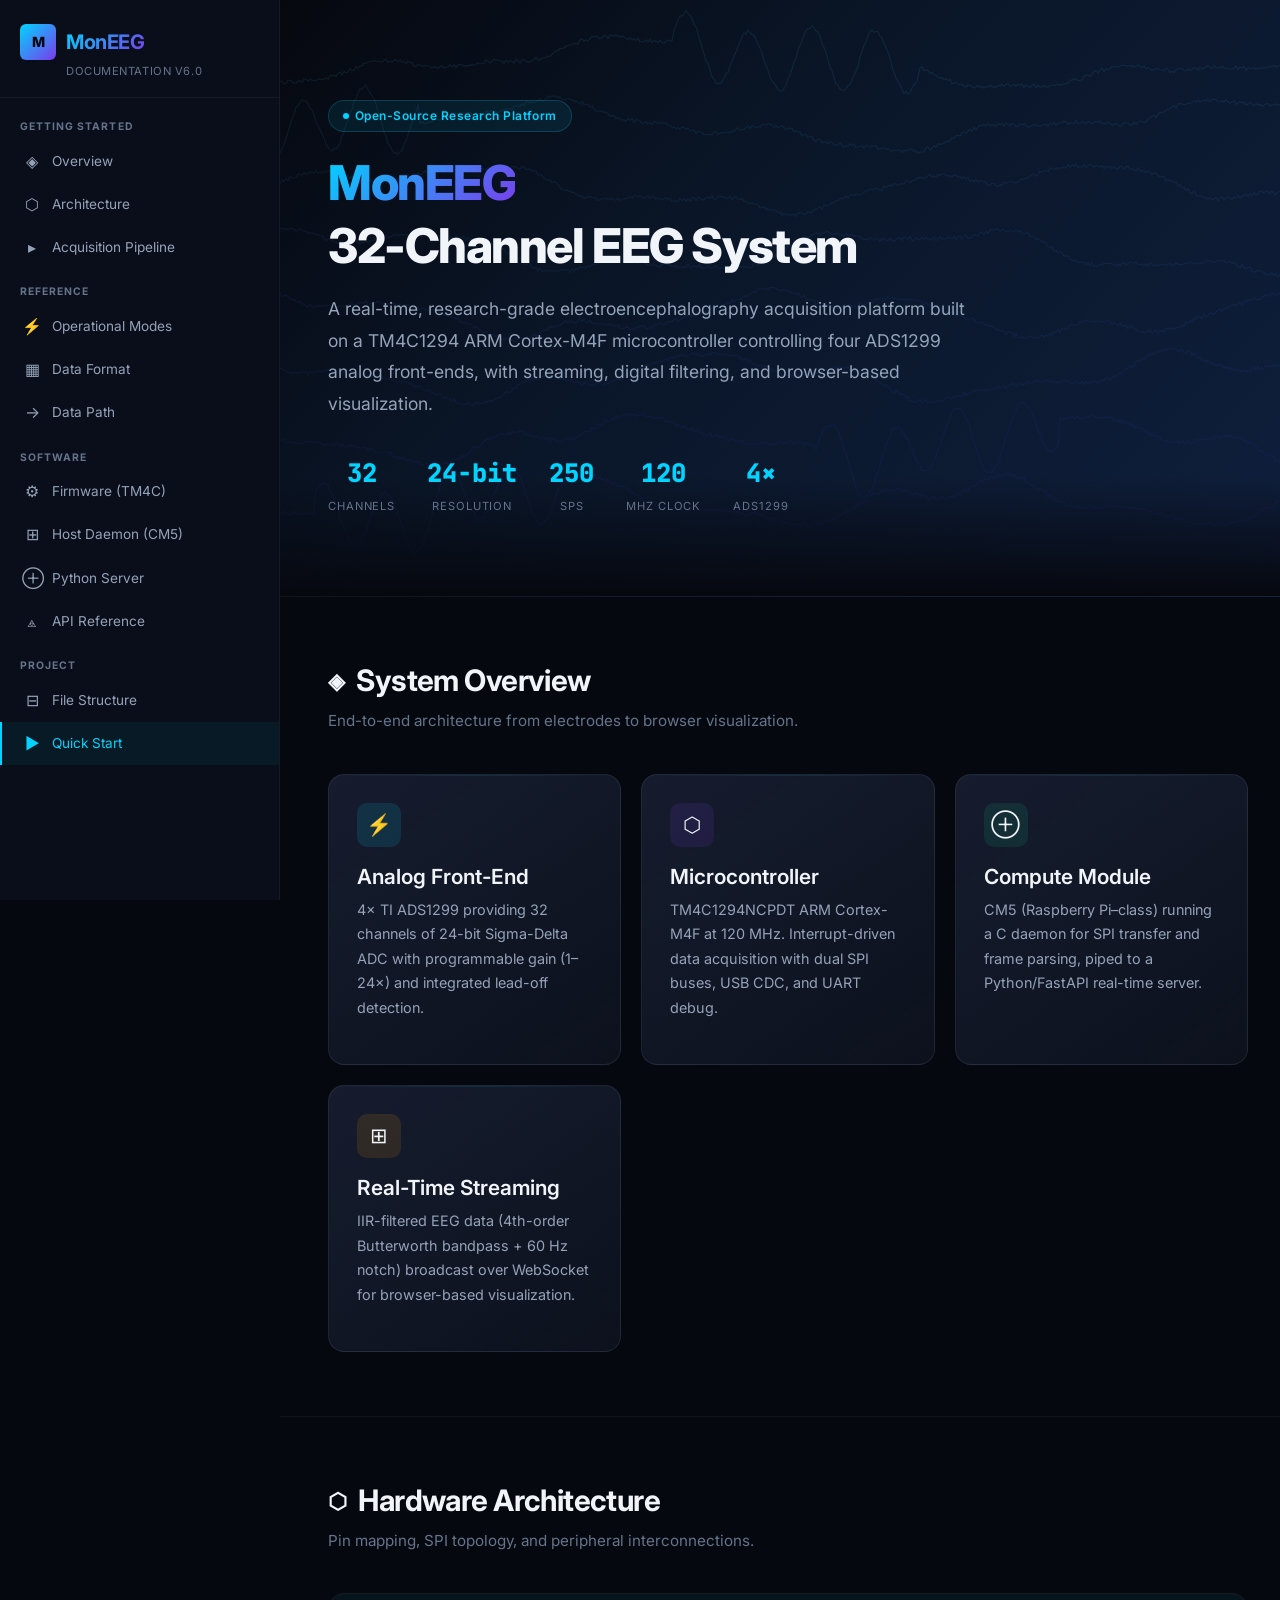
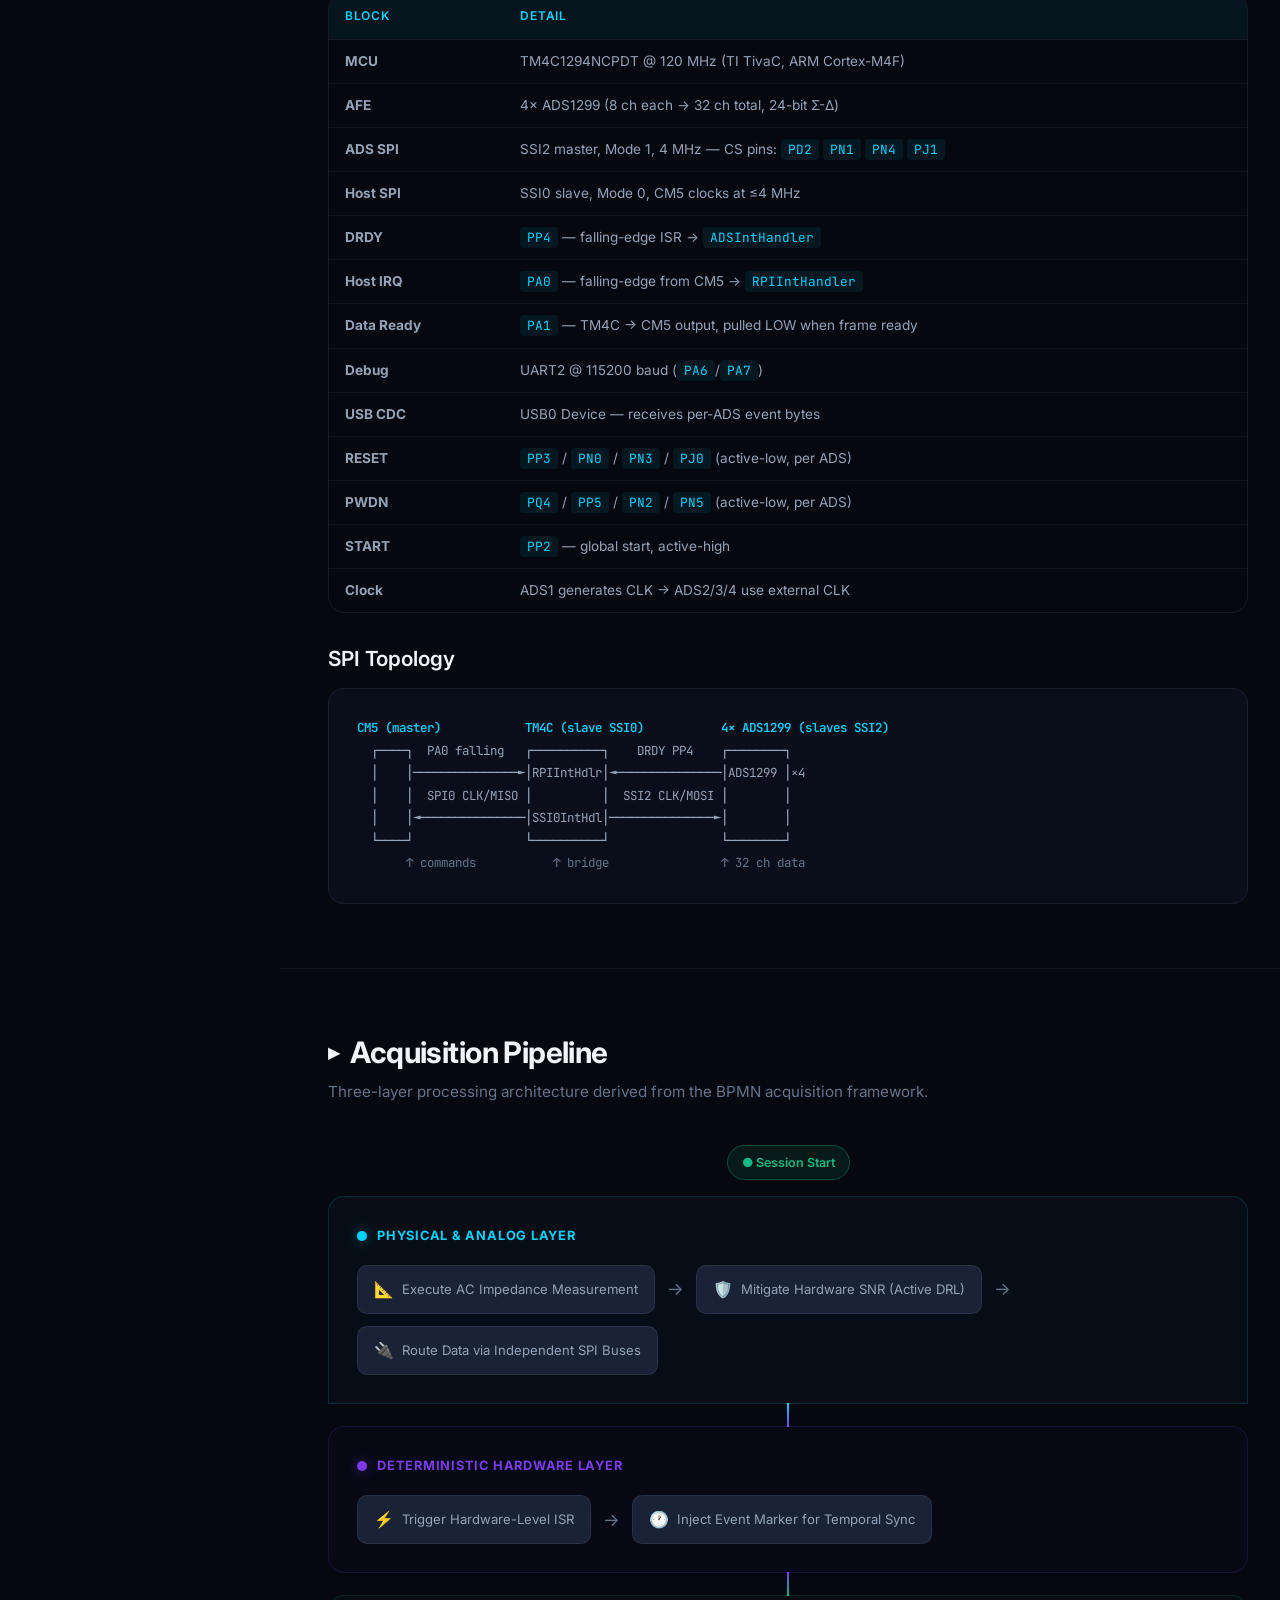
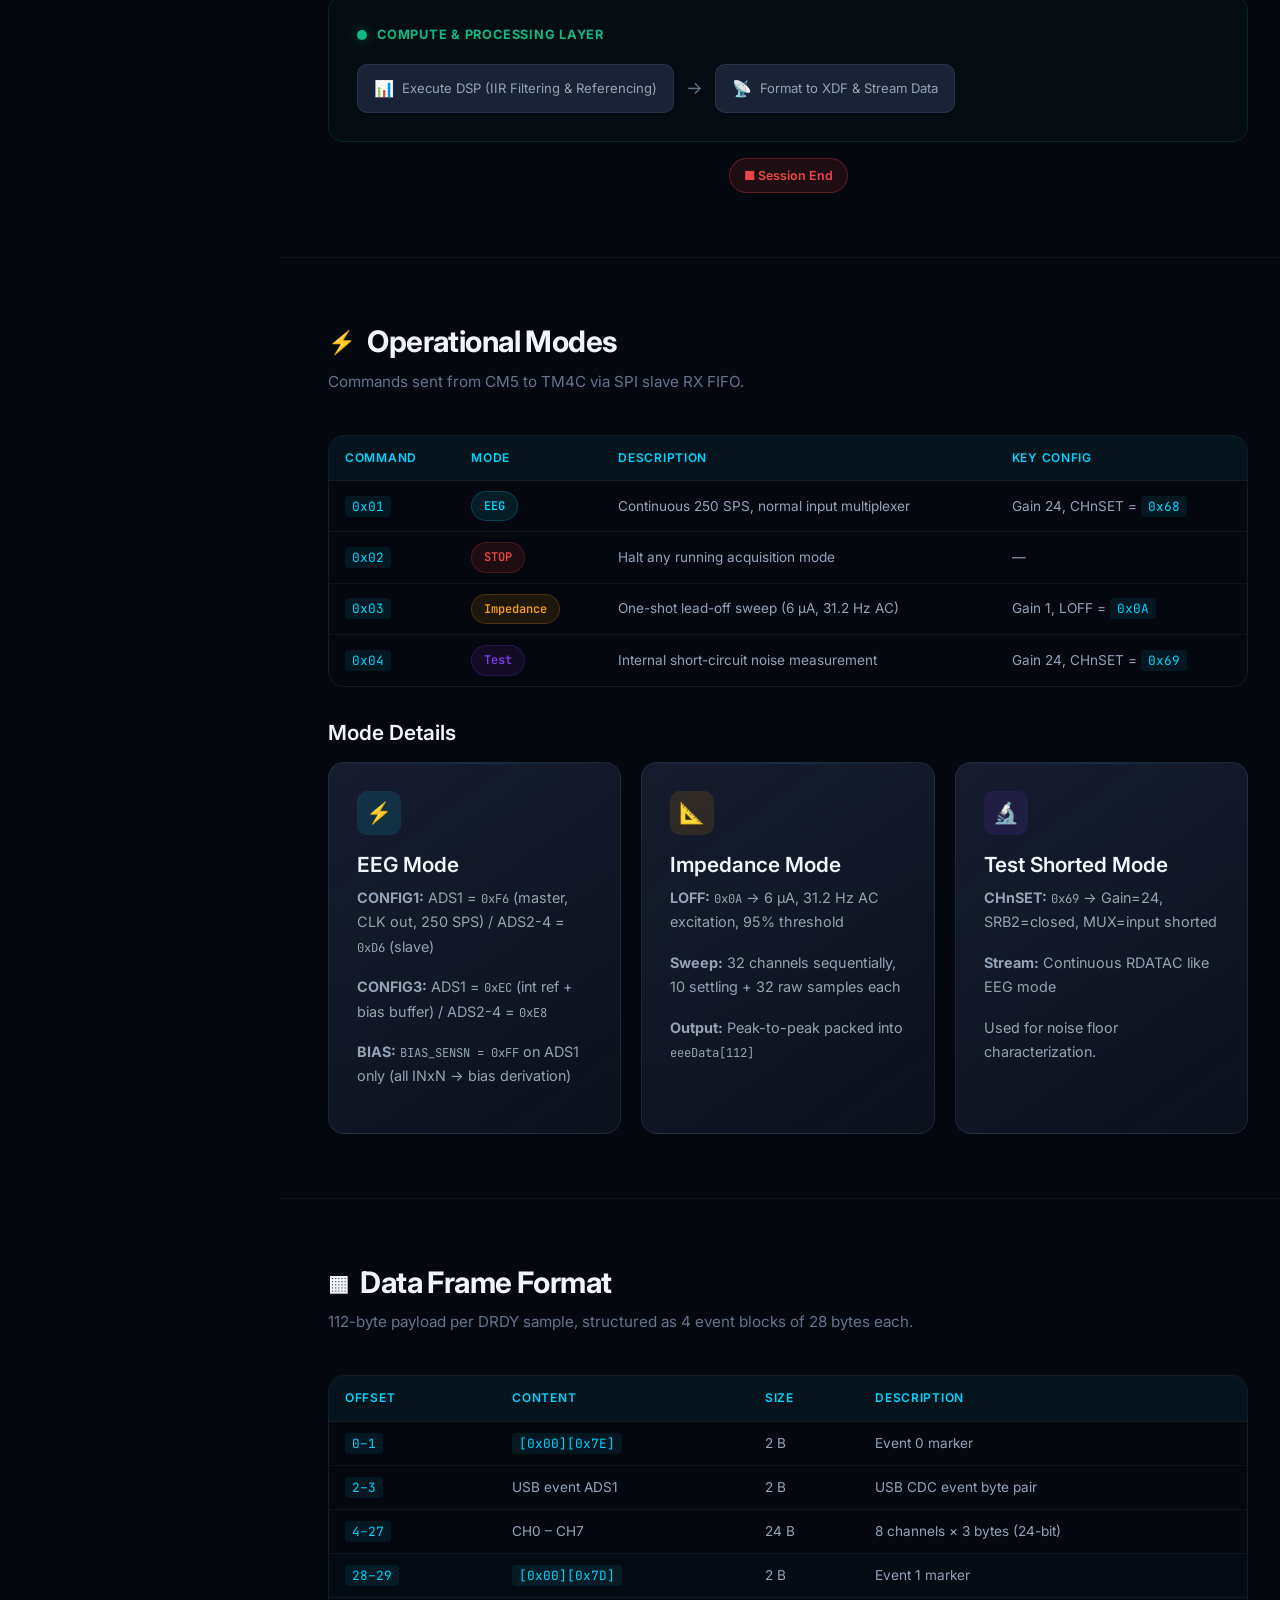
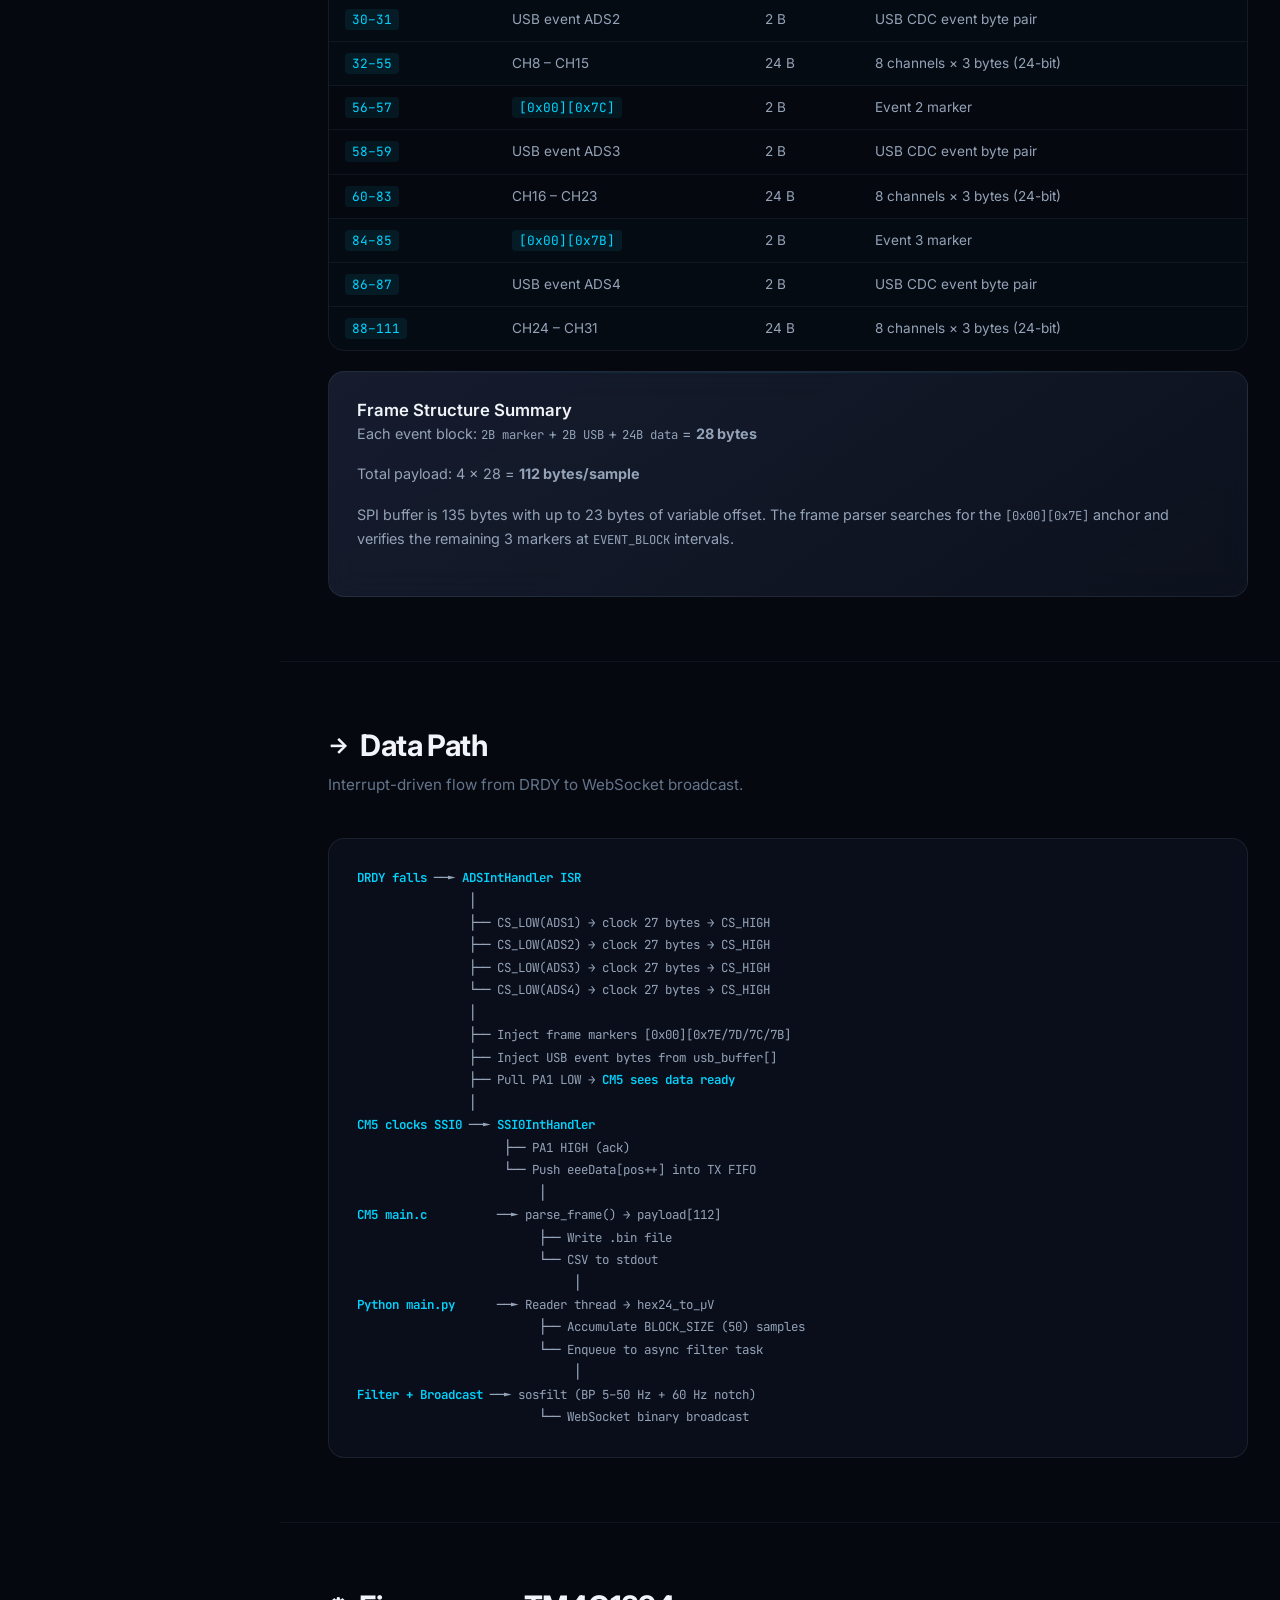
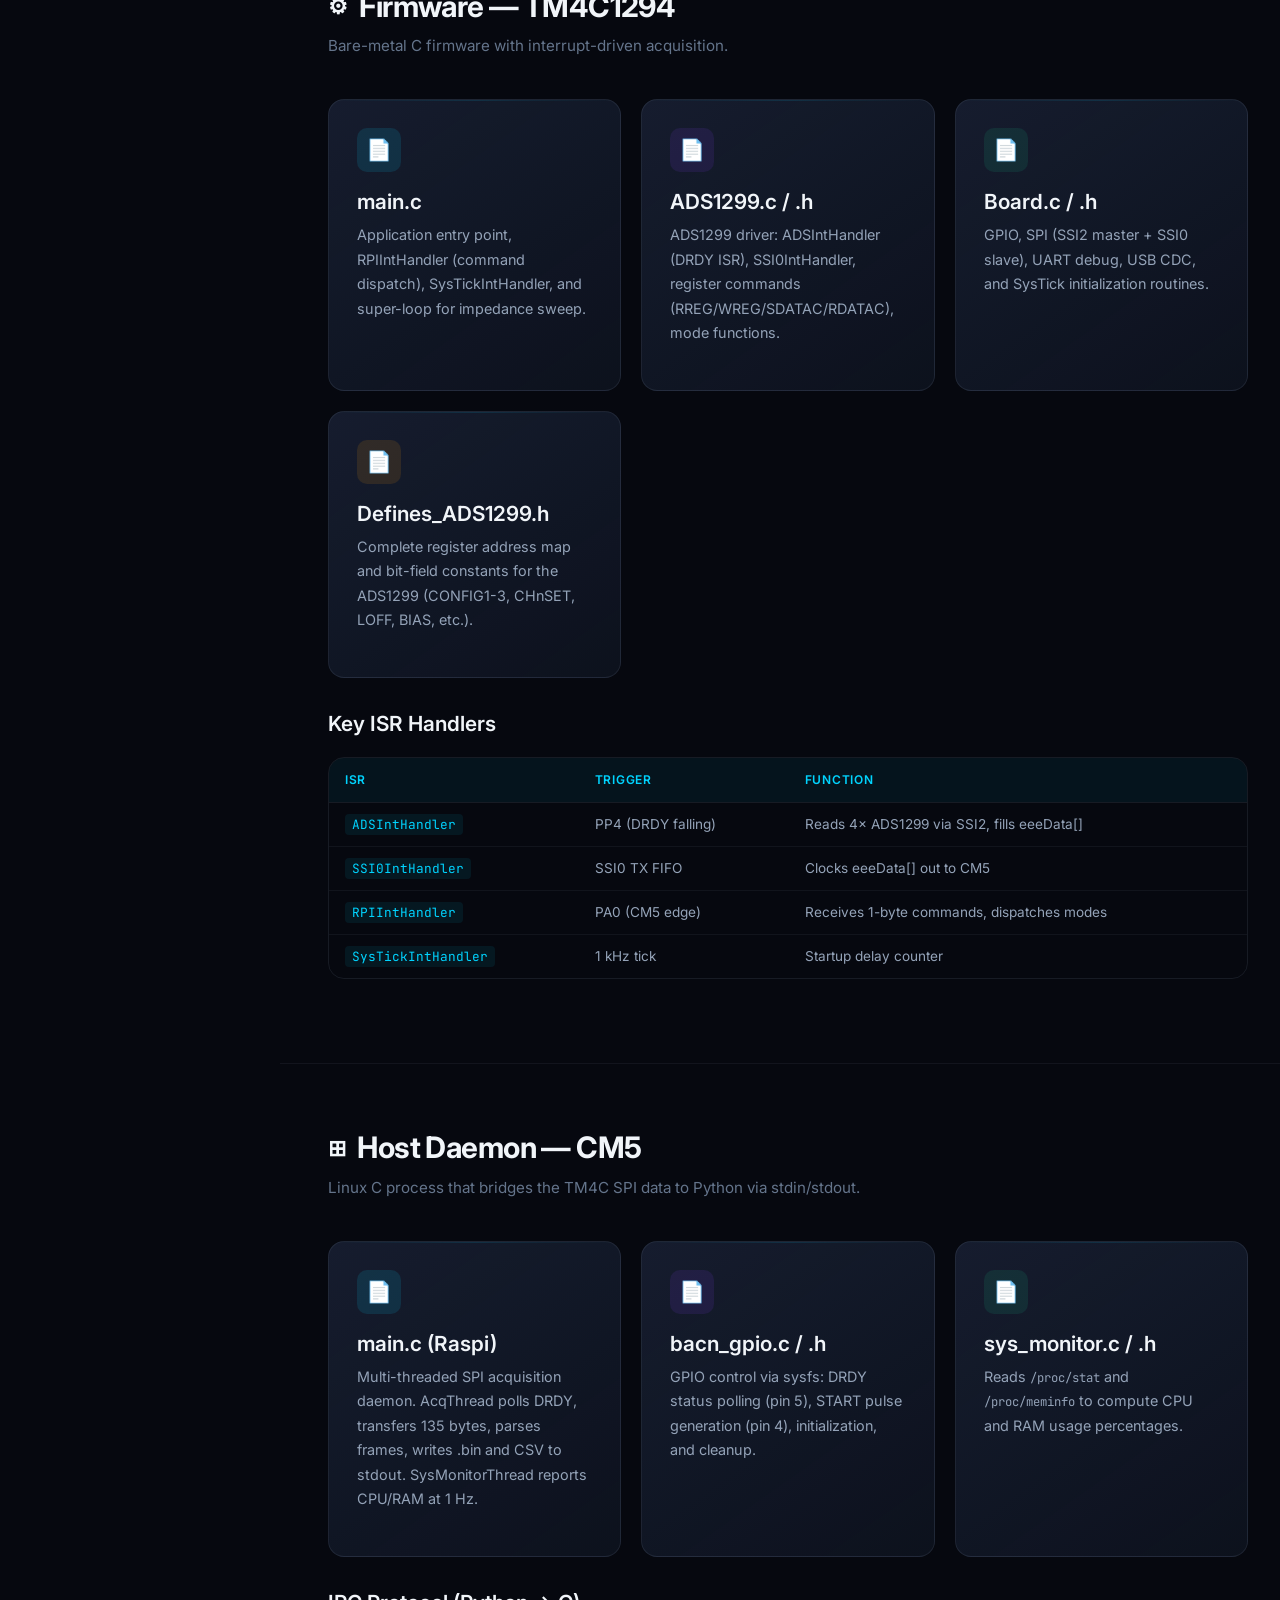
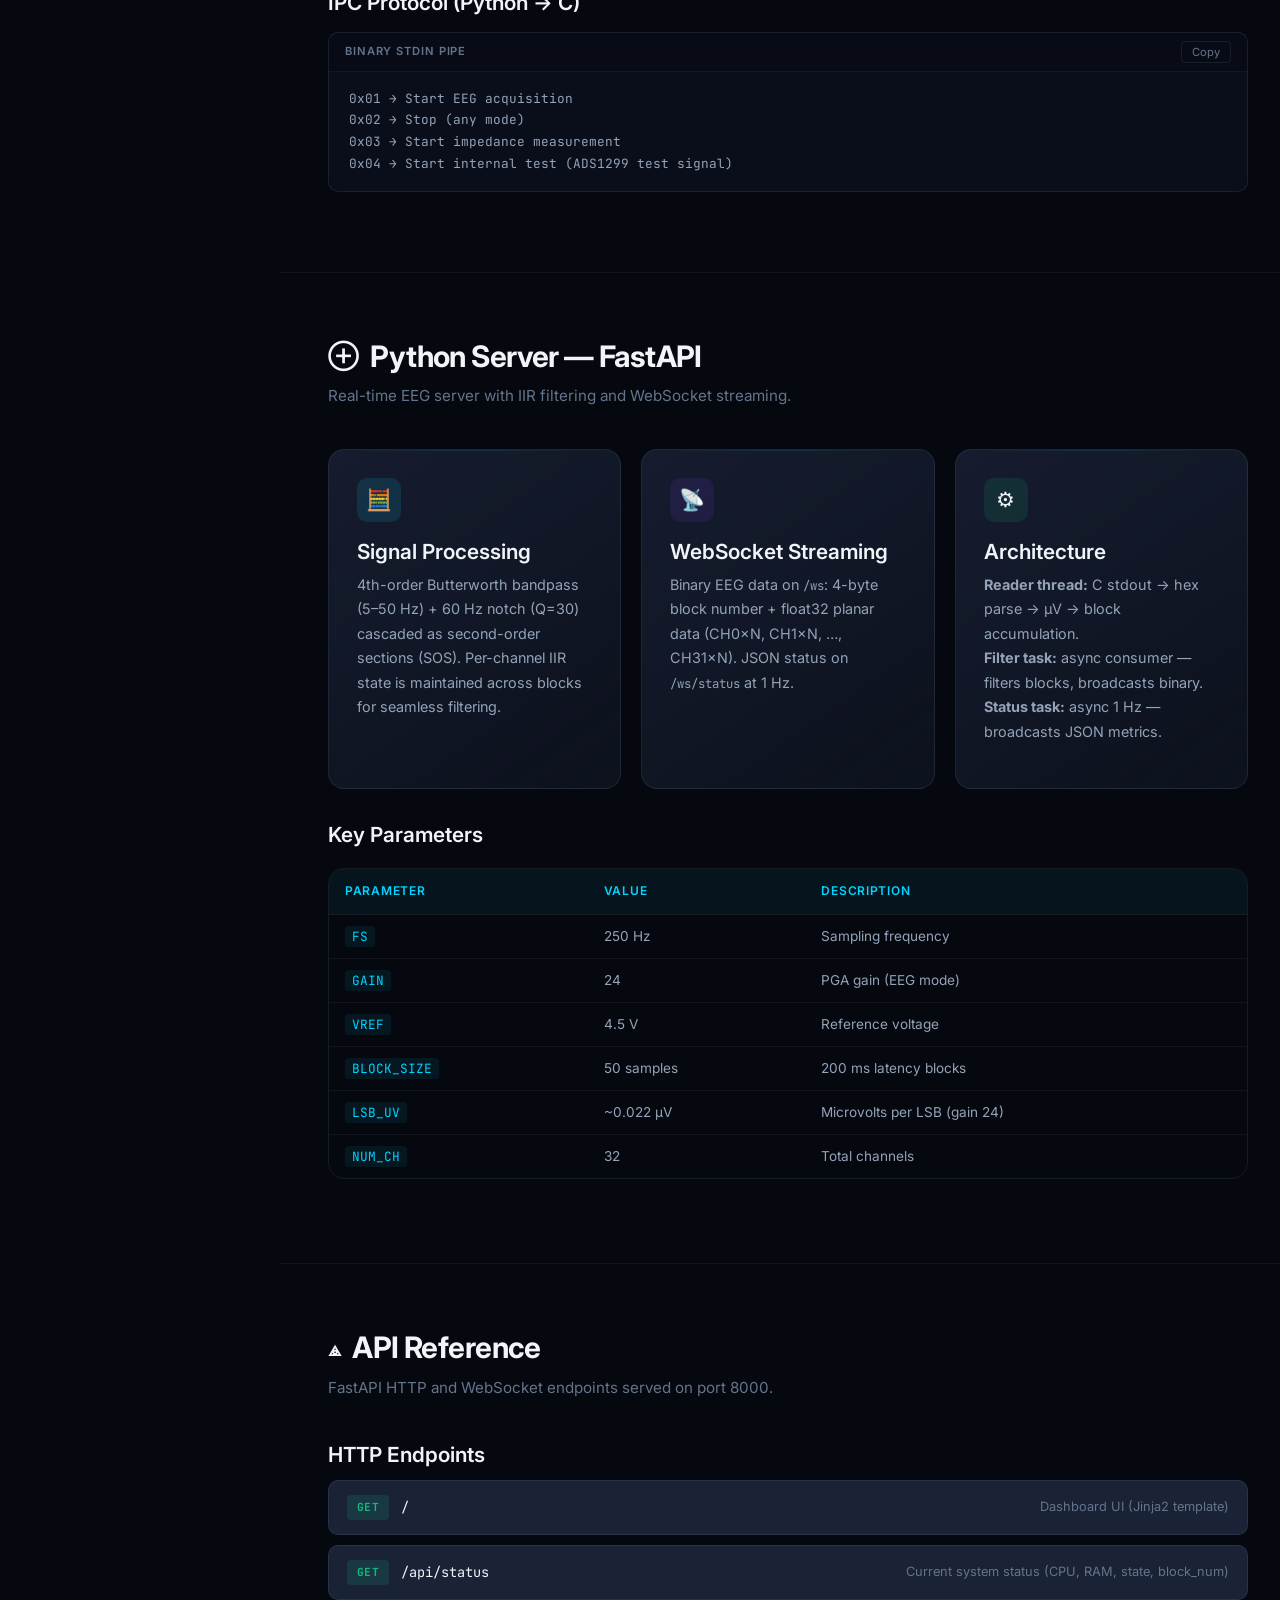
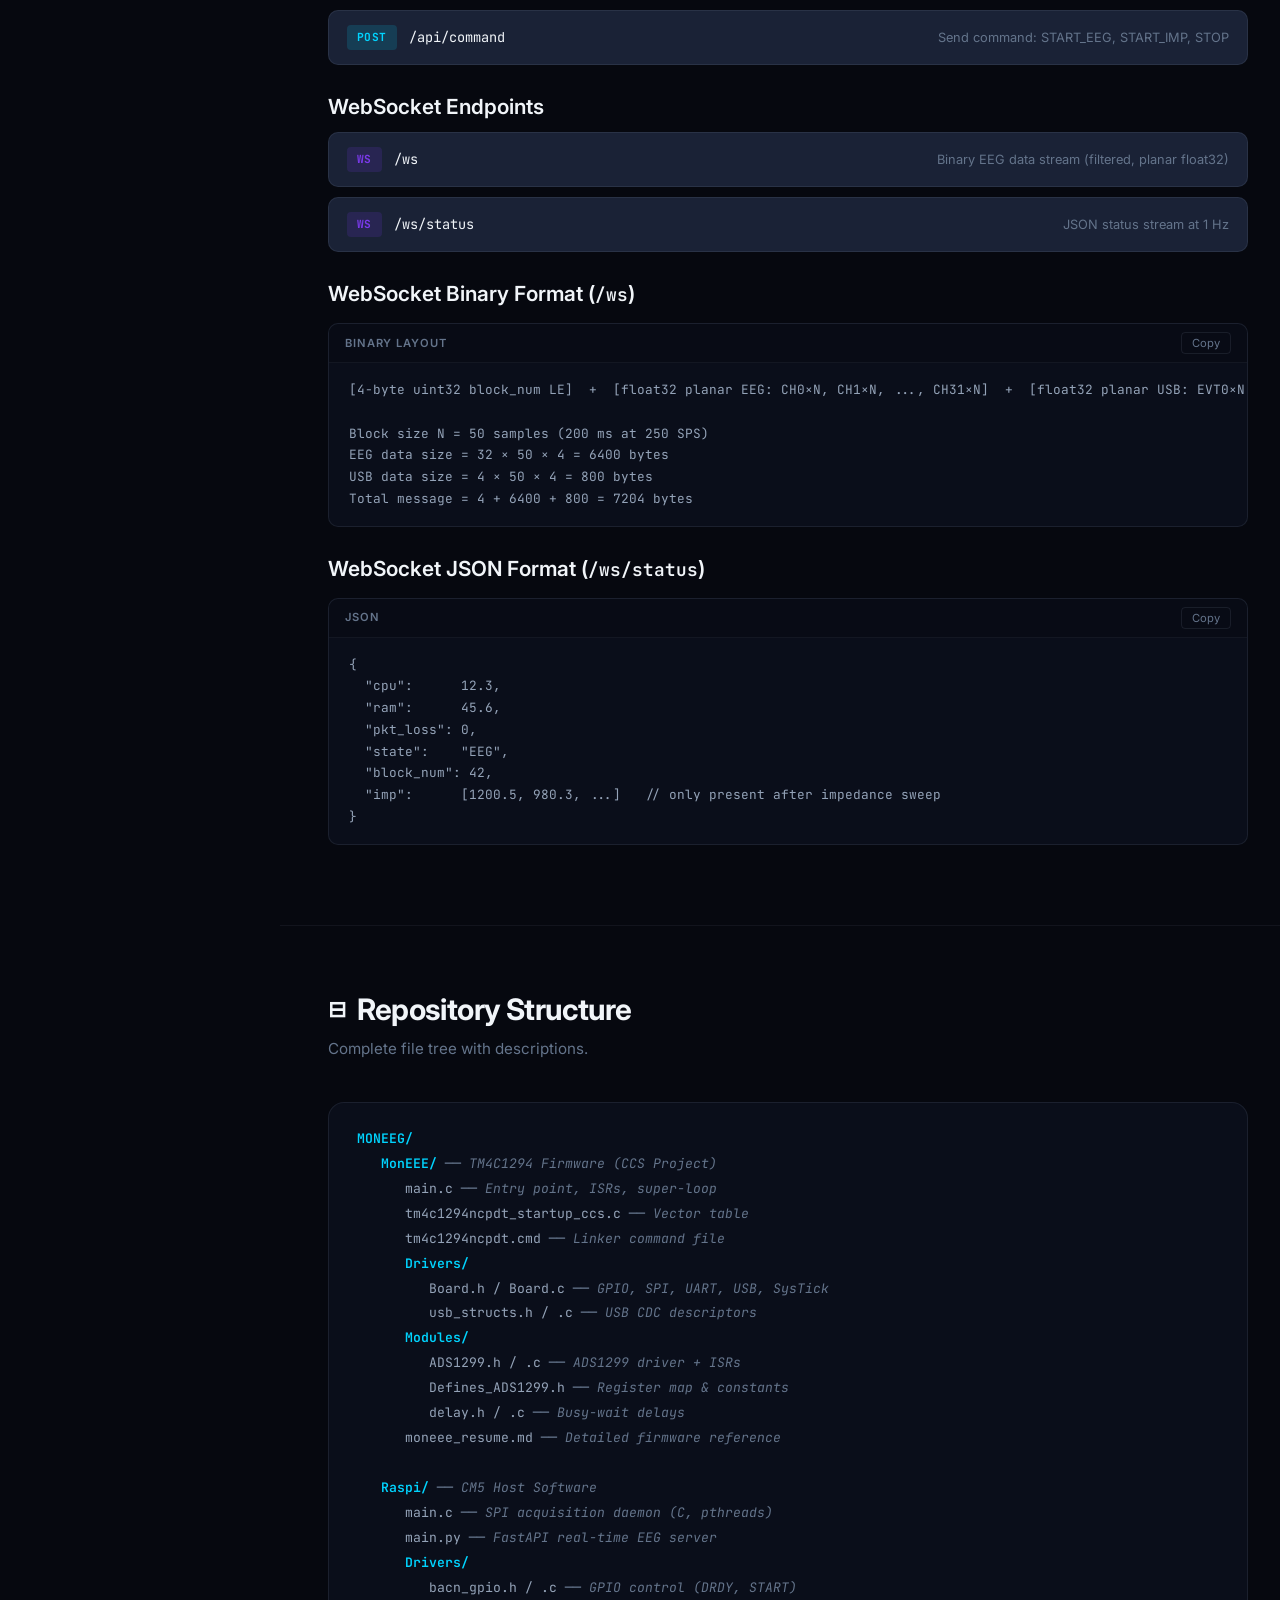
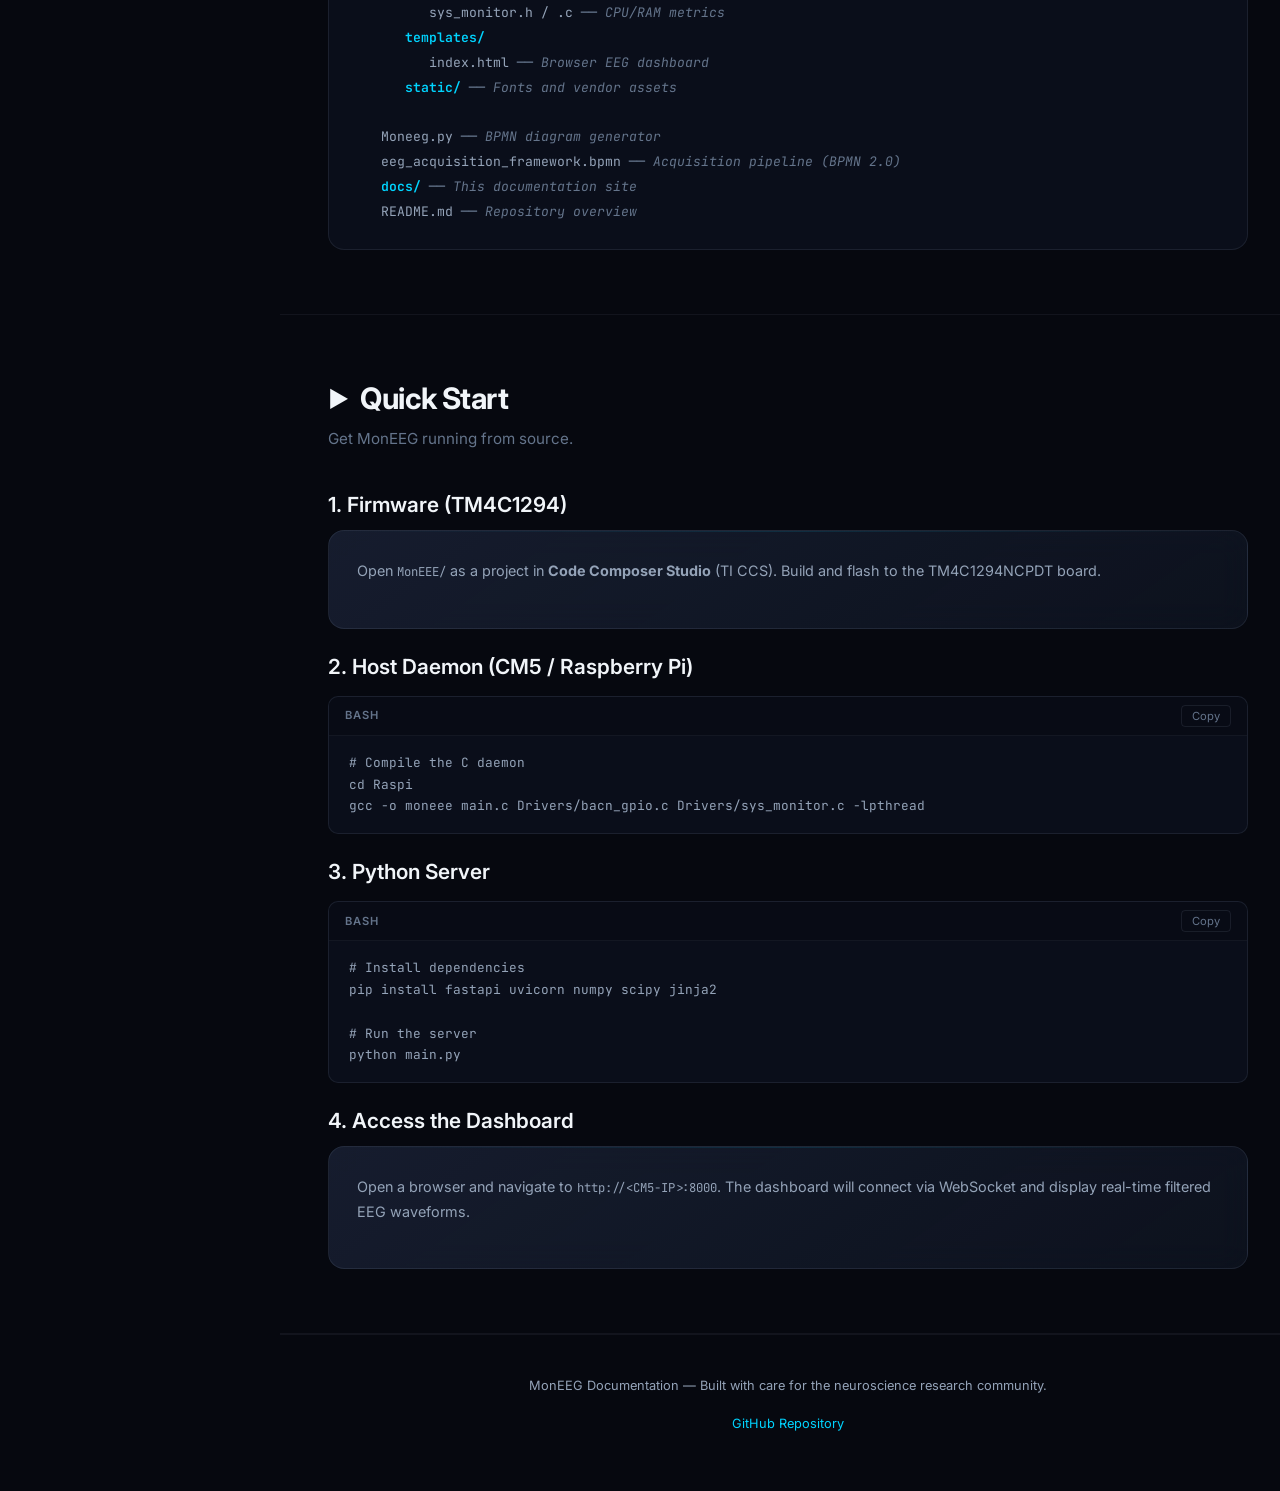
<file: docs/index.html>
<!DOCTYPE html>
<html lang="en">
<head>
  <meta charset="UTF-8" />
  <meta name="viewport" content="width=device-width, initial-scale=1.0" />
  <title>MonEEG — 32-Channel EEG Acquisition System Documentation</title>
  <meta name="description" content="Technical documentation for MonEEG, a real-time 32-channel EEG acquisition system built on TM4C1294 + ADS1299 with streaming visualization." />
  <link rel="stylesheet" href="styles.css" />
</head>
<body>

<!-- Mobile Toggle -->
<button class="mobile-toggle" id="mobile-toggle" aria-label="Toggle navigation">☰</button>
<div class="sidebar-backdrop" id="sidebar-backdrop"></div>

<div class="layout">

  <!-- ═══════════════ SIDEBAR ═══════════════ -->
  <aside class="sidebar" id="sidebar">
    <div class="sidebar-header">
      <div class="sidebar-logo">
        <div class="sidebar-logo-icon">M</div>
        <h2>MonEEG</h2>
      </div>
      <div class="sidebar-version">Documentation v6.0</div>
    </div>
    <nav class="sidebar-nav">
      <div class="nav-group">
        <div class="nav-group-label">Getting Started</div>
        <a class="nav-link active" data-section="overview">
          <span class="nav-icon">◈</span> Overview
        </a>
        <a class="nav-link" data-section="architecture">
          <span class="nav-icon">⬡</span> Architecture
        </a>
        <a class="nav-link" data-section="pipeline">
          <span class="nav-icon">▸</span> Acquisition Pipeline
        </a>
      </div>
      <div class="nav-group">
        <div class="nav-group-label">Reference</div>
        <a class="nav-link" data-section="modes">
          <span class="nav-icon">⚡</span> Operational Modes
        </a>
        <a class="nav-link" data-section="data-format">
          <span class="nav-icon">▦</span> Data Format
        </a>
        <a class="nav-link" data-section="data-path">
          <span class="nav-icon">→</span> Data Path
        </a>
      </div>
      <div class="nav-group">
        <div class="nav-group-label">Software</div>
        <a class="nav-link" data-section="firmware">
          <span class="nav-icon">⚙</span> Firmware (TM4C)
        </a>
        <a class="nav-link" data-section="host-daemon">
          <span class="nav-icon">⊞</span> Host Daemon (CM5)
        </a>
        <a class="nav-link" data-section="server">
          <span class="nav-icon">⊕</span> Python Server
        </a>
        <a class="nav-link" data-section="api">
          <span class="nav-icon">⟁</span> API Reference
        </a>
      </div>
      <div class="nav-group">
        <div class="nav-group-label">Project</div>
        <a class="nav-link" data-section="structure">
          <span class="nav-icon">⊟</span> File Structure
        </a>
        <a class="nav-link" data-section="quickstart">
          <span class="nav-icon">▶</span> Quick Start
        </a>
      </div>
    </nav>
  </aside>

  <!-- ═══════════════ MAIN CONTENT ═══════════════ -->
  <main class="main-content">

    <!-- ── HERO ───────────────────────────── -->
    <section class="hero">
      <canvas class="hero-canvas" id="hero-canvas"></canvas>
      <div class="hero-overlay"></div>
      <div class="hero-content">
        <div class="hero-badge">Open-Source Research Platform</div>
        <h1>
          <span class="gradient-text">MonEEG</span><br />
          32-Channel EEG System
        </h1>
        <p class="hero-description">
          A real-time, research-grade electroencephalography acquisition platform built on a
          TM4C1294 ARM Cortex-M4F microcontroller controlling four ADS1299 analog front-ends,
          with streaming, digital filtering, and browser-based visualization.
        </p>
        <div class="hero-stats">
          <div class="hero-stat">
            <div class="hero-stat-value">32</div>
            <div class="hero-stat-label">Channels</div>
          </div>
          <div class="hero-stat">
            <div class="hero-stat-value">24-bit</div>
            <div class="hero-stat-label">Resolution</div>
          </div>
          <div class="hero-stat">
            <div class="hero-stat-value">250</div>
            <div class="hero-stat-label">SPS</div>
          </div>
          <div class="hero-stat">
            <div class="hero-stat-value">120</div>
            <div class="hero-stat-label">MHz Clock</div>
          </div>
          <div class="hero-stat">
            <div class="hero-stat-value">4×</div>
            <div class="hero-stat-label">ADS1299</div>
          </div>
        </div>
      </div>
    </section>

    <!-- ── OVERVIEW ──────────────────────── -->
    <section class="section" id="overview">
      <div class="section-header">
        <h2><span class="section-icon">◈</span> System Overview</h2>
        <p class="section-description">
          End-to-end architecture from electrodes to browser visualization.
        </p>
      </div>

      <div class="card-grid animate-on-scroll">
        <div class="card">
          <div class="card-icon cyan">⚡</div>
          <h3>Analog Front-End</h3>
          <p>4× TI ADS1299 providing 32 channels of 24-bit Sigma-Delta ADC with programmable gain (1–24×) and integrated lead-off detection.</p>
        </div>
        <div class="card">
          <div class="card-icon purple">⬡</div>
          <h3>Microcontroller</h3>
          <p>TM4C1294NCPDT ARM Cortex-M4F at 120 MHz. Interrupt-driven data acquisition with dual SPI buses, USB CDC, and UART debug.</p>
        </div>
        <div class="card">
          <div class="card-icon green">⊕</div>
          <h3>Compute Module</h3>
          <p>CM5 (Raspberry Pi–class) running a C daemon for SPI transfer and frame parsing, piped to a Python/FastAPI real-time server.</p>
        </div>
        <div class="card">
          <div class="card-icon amber">⊞</div>
          <h3>Real-Time Streaming</h3>
          <p>IIR-filtered EEG data (4th-order Butterworth bandpass + 60 Hz notch) broadcast over WebSocket for browser-based visualization.</p>
        </div>
      </div>
    </section>

    <!-- ── ARCHITECTURE ──────────────────── -->
    <section class="section" id="architecture">
      <div class="section-header">
        <h2><span class="section-icon">⬡</span> Hardware Architecture</h2>
        <p class="section-description">
          Pin mapping, SPI topology, and peripheral interconnections.
        </p>
      </div>

      <div class="table-wrapper animate-on-scroll">
        <table>
          <thead>
            <tr>
              <th>Block</th>
              <th>Detail</th>
            </tr>
          </thead>
          <tbody>
            <tr><td><strong>MCU</strong></td><td>TM4C1294NCPDT @ 120 MHz (TI TivaC, ARM Cortex-M4F)</td></tr>
            <tr><td><strong>AFE</strong></td><td>4× ADS1299 (8 ch each → 32 ch total, 24-bit Σ-Δ)</td></tr>
            <tr><td><strong>ADS SPI</strong></td><td>SSI2 master, Mode 1, 4 MHz — CS pins: <code>PD2</code> <code>PN1</code> <code>PN4</code> <code>PJ1</code></td></tr>
            <tr><td><strong>Host SPI</strong></td><td>SSI0 slave, Mode 0, CM5 clocks at ≤4 MHz</td></tr>
            <tr><td><strong>DRDY</strong></td><td><code>PP4</code> — falling-edge ISR → <code>ADSIntHandler</code></td></tr>
            <tr><td><strong>Host IRQ</strong></td><td><code>PA0</code> — falling-edge from CM5 → <code>RPIIntHandler</code></td></tr>
            <tr><td><strong>Data Ready</strong></td><td><code>PA1</code> — TM4C → CM5 output, pulled LOW when frame ready</td></tr>
            <tr><td><strong>Debug</strong></td><td>UART2 @ 115200 baud (<code>PA6</code>/<code>PA7</code>)</td></tr>
            <tr><td><strong>USB CDC</strong></td><td>USB0 Device — receives per-ADS event bytes</td></tr>
            <tr><td><strong>RESET</strong></td><td><code>PP3</code> / <code>PN0</code> / <code>PN3</code> / <code>PJ0</code> (active-low, per ADS)</td></tr>
            <tr><td><strong>PWDN</strong></td><td><code>PQ4</code> / <code>PP5</code> / <code>PN2</code> / <code>PN5</code> (active-low, per ADS)</td></tr>
            <tr><td><strong>START</strong></td><td><code>PP2</code> — global start, active-high</td></tr>
            <tr><td><strong>Clock</strong></td><td>ADS1 generates CLK → ADS2/3/4 use external CLK</td></tr>
          </tbody>
        </table>
      </div>

      <h3 style="margin-top: 32px; margin-bottom: 16px;">SPI Topology</h3>
      <div class="data-flow animate-on-scroll"><span class="highlight">CM5 (master)</span>            <span class="highlight">TM4C (slave SSI0)</span>           <span class="highlight">4× ADS1299 (slaves SSI2)</span>
  ┌────┐  PA0 falling   ┌──────────┐    DRDY PP4    ┌────────┐
  │    │───────────────►│RPIIntHdlr│◄───────────────│ADS1299 │×4
  │    │  SPI0 CLK/MISO │          │  SSI2 CLK/MOSI │        │
  │    │◄───────────────│SSI0IntHdl│───────────────►│        │
  └────┘                └──────────┘                └────────┘
       <span class="dim">↑ commands</span>           <span class="dim">↑ bridge</span>                <span class="dim">↑ 32 ch data</span></div>
    </section>

    <!-- ── ACQUISITION PIPELINE (BPMN) ───── -->
    <section class="section" id="pipeline">
      <div class="section-header">
        <h2><span class="section-icon">▸</span> Acquisition Pipeline</h2>
        <p class="section-description">
          Three-layer processing architecture derived from the BPMN acquisition framework.
        </p>
      </div>

      <!-- Start Event -->
      <div style="text-align: center; margin-bottom: 16px;" class="animate-on-scroll">
        <span class="pipeline-event start">● Session Start</span>
      </div>

      <div class="pipeline animate-on-scroll">
        <!-- Physical & Analog Layer -->
        <div class="pipeline-lane lane-physical">
          <div class="pipeline-lane-header">
            <div class="pipeline-lane-dot"></div>
            <div class="pipeline-lane-title">Physical & Analog Layer</div>
          </div>
          <div class="pipeline-tasks">
            <div class="pipeline-task">
              <span class="task-icon">📐</span> Execute AC Impedance Measurement
            </div>
            <span class="pipeline-arrow">→</span>
            <div class="pipeline-task">
              <span class="task-icon">🛡️</span> Mitigate Hardware SNR (Active DRL)
            </div>
            <span class="pipeline-arrow">→</span>
            <div class="pipeline-task">
              <span class="task-icon">🔌</span> Route Data via Independent SPI Buses
            </div>
          </div>
        </div>

        <!-- Connector -->
        <div class="pipeline-connector">
          <div class="pipeline-connector-line"></div>
        </div>

        <!-- Deterministic Hardware Layer -->
        <div class="pipeline-lane lane-hardware">
          <div class="pipeline-lane-header">
            <div class="pipeline-lane-dot"></div>
            <div class="pipeline-lane-title">Deterministic Hardware Layer</div>
          </div>
          <div class="pipeline-tasks">
            <div class="pipeline-task">
              <span class="task-icon">⚡</span> Trigger Hardware-Level ISR
            </div>
            <span class="pipeline-arrow">→</span>
            <div class="pipeline-task">
              <span class="task-icon">🕐</span> Inject Event Marker for Temporal Sync
            </div>
          </div>
        </div>

        <!-- Connector -->
        <div class="pipeline-connector">
          <div class="pipeline-connector-line"></div>
        </div>

        <!-- Compute & Processing Layer -->
        <div class="pipeline-lane lane-processing">
          <div class="pipeline-lane-header">
            <div class="pipeline-lane-dot"></div>
            <div class="pipeline-lane-title">Compute & Processing Layer</div>
          </div>
          <div class="pipeline-tasks">
            <div class="pipeline-task">
              <span class="task-icon">📊</span> Execute DSP (IIR Filtering & Referencing)
            </div>
            <span class="pipeline-arrow">→</span>
            <div class="pipeline-task">
              <span class="task-icon">📡</span> Format to XDF & Stream Data
            </div>
          </div>
        </div>
      </div>

      <!-- End Event -->
      <div style="text-align: center; margin-top: 16px;" class="animate-on-scroll">
        <span class="pipeline-event end">■ Session End</span>
      </div>
    </section>

    <!-- ── OPERATIONAL MODES ─────────────── -->
    <section class="section" id="modes">
      <div class="section-header">
        <h2><span class="section-icon">⚡</span> Operational Modes</h2>
        <p class="section-description">
          Commands sent from CM5 to TM4C via SPI slave RX FIFO.
        </p>
      </div>

      <div class="table-wrapper animate-on-scroll">
        <table>
          <thead>
            <tr>
              <th>Command</th>
              <th>Mode</th>
              <th>Description</th>
              <th>Key Config</th>
            </tr>
          </thead>
          <tbody>
            <tr>
              <td><code>0x01</code></td>
              <td><span class="mode-badge eeg">EEG</span></td>
              <td>Continuous 250 SPS, normal input multiplexer</td>
              <td>Gain 24, CHnSET = <code>0x68</code></td>
            </tr>
            <tr>
              <td><code>0x02</code></td>
              <td><span class="mode-badge stop">STOP</span></td>
              <td>Halt any running acquisition mode</td>
              <td>—</td>
            </tr>
            <tr>
              <td><code>0x03</code></td>
              <td><span class="mode-badge imp">Impedance</span></td>
              <td>One-shot lead-off sweep (6 µA, 31.2 Hz AC)</td>
              <td>Gain 1, LOFF = <code>0x0A</code></td>
            </tr>
            <tr>
              <td><code>0x04</code></td>
              <td><span class="mode-badge test">Test</span></td>
              <td>Internal short-circuit noise measurement</td>
              <td>Gain 24, CHnSET = <code>0x69</code></td>
            </tr>
          </tbody>
        </table>
      </div>

      <h3 style="margin-top: 32px; margin-bottom: 16px;">Mode Details</h3>

      <div class="card-grid animate-on-scroll">
        <div class="card">
          <div class="card-icon cyan">⚡</div>
          <h3>EEG Mode</h3>
          <p><strong>CONFIG1:</strong> ADS1 = <code>0xF6</code> (master, CLK out, 250 SPS) / ADS2-4 = <code>0xD6</code> (slave)</p>
          <p><strong>CONFIG3:</strong> ADS1 = <code>0xEC</code> (int ref + bias buffer) / ADS2-4 = <code>0xE8</code></p>
          <p><strong>BIAS:</strong> <code>BIAS_SENSN = 0xFF</code> on ADS1 only (all INxN → bias derivation)</p>
        </div>
        <div class="card">
          <div class="card-icon amber">📐</div>
          <h3>Impedance Mode</h3>
          <p><strong>LOFF:</strong> <code>0x0A</code> → 6 µA, 31.2 Hz AC excitation, 95% threshold</p>
          <p><strong>Sweep:</strong> 32 channels sequentially, 10 settling + 32 raw samples each</p>
          <p><strong>Output:</strong> Peak-to-peak packed into <code>eeeData[112]</code></p>
        </div>
        <div class="card">
          <div class="card-icon purple">🔬</div>
          <h3>Test Shorted Mode</h3>
          <p><strong>CHnSET:</strong> <code>0x69</code> → Gain=24, SRB2=closed, MUX=input shorted</p>
          <p><strong>Stream:</strong> Continuous RDATAC like EEG mode</p>
          <p>Used for noise floor characterization.</p>
        </div>
      </div>
    </section>

    <!-- ── DATA FORMAT ───────────────────── -->
    <section class="section" id="data-format">
      <div class="section-header">
        <h2><span class="section-icon">▦</span> Data Frame Format</h2>
        <p class="section-description">
          112-byte payload per DRDY sample, structured as 4 event blocks of 28 bytes each.
        </p>
      </div>

      <div class="table-wrapper animate-on-scroll">
        <table>
          <thead>
            <tr>
              <th>Offset</th>
              <th>Content</th>
              <th>Size</th>
              <th>Description</th>
            </tr>
          </thead>
          <tbody>
            <tr><td><code>0–1</code></td><td><code>[0x00][0x7E]</code></td><td>2 B</td><td>Event 0 marker</td></tr>
            <tr><td><code>2–3</code></td><td>USB event ADS1</td><td>2 B</td><td>USB CDC event byte pair</td></tr>
            <tr><td><code>4–27</code></td><td>CH0 – CH7</td><td>24 B</td><td>8 channels × 3 bytes (24-bit)</td></tr>
            <tr style="background: rgba(0,212,255,0.02);"><td><code>28–29</code></td><td><code>[0x00][0x7D]</code></td><td>2 B</td><td>Event 1 marker</td></tr>
            <tr style="background: rgba(0,212,255,0.02);"><td><code>30–31</code></td><td>USB event ADS2</td><td>2 B</td><td>USB CDC event byte pair</td></tr>
            <tr style="background: rgba(0,212,255,0.02);"><td><code>32–55</code></td><td>CH8 – CH15</td><td>24 B</td><td>8 channels × 3 bytes (24-bit)</td></tr>
            <tr><td><code>56–57</code></td><td><code>[0x00][0x7C]</code></td><td>2 B</td><td>Event 2 marker</td></tr>
            <tr><td><code>58–59</code></td><td>USB event ADS3</td><td>2 B</td><td>USB CDC event byte pair</td></tr>
            <tr><td><code>60–83</code></td><td>CH16 – CH23</td><td>24 B</td><td>8 channels × 3 bytes (24-bit)</td></tr>
            <tr style="background: rgba(0,212,255,0.02);"><td><code>84–85</code></td><td><code>[0x00][0x7B]</code></td><td>2 B</td><td>Event 3 marker</td></tr>
            <tr style="background: rgba(0,212,255,0.02);"><td><code>86–87</code></td><td>USB event ADS4</td><td>2 B</td><td>USB CDC event byte pair</td></tr>
            <tr style="background: rgba(0,212,255,0.02);"><td><code>88–111</code></td><td>CH24 – CH31</td><td>24 B</td><td>8 channels × 3 bytes (24-bit)</td></tr>
          </tbody>
        </table>
      </div>

      <div class="card animate-on-scroll" style="margin-top: 20px;">
        <h4>Frame Structure Summary</h4>
        <p>Each event block: <code>2B marker</code> + <code>2B USB</code> + <code>24B data</code> = <strong>28 bytes</strong></p>
        <p>Total payload: 4 × 28 = <strong>112 bytes/sample</strong></p>
        <p>SPI buffer is 135 bytes with up to 23 bytes of variable offset. The frame parser searches for the <code>[0x00][0x7E]</code> anchor and verifies the remaining 3 markers at <code>EVENT_BLOCK</code> intervals.</p>
      </div>
    </section>

    <!-- ── DATA PATH ─────────────────────── -->
    <section class="section" id="data-path">
      <div class="section-header">
        <h2><span class="section-icon">→</span> Data Path</h2>
        <p class="section-description">
          Interrupt-driven flow from DRDY to WebSocket broadcast.
        </p>
      </div>

      <div class="data-flow animate-on-scroll"><span class="highlight">DRDY falls</span> ──► <span class="highlight">ADSIntHandler ISR</span>
                │
                ├── CS_LOW(ADS1) → clock 27 bytes → CS_HIGH
                ├── CS_LOW(ADS2) → clock 27 bytes → CS_HIGH
                ├── CS_LOW(ADS3) → clock 27 bytes → CS_HIGH
                └── CS_LOW(ADS4) → clock 27 bytes → CS_HIGH
                │
                ├── Inject frame markers [0x00][0x7E/7D/7C/7B]
                ├── Inject USB event bytes from usb_buffer[]
                ├── Pull PA1 LOW → <span class="highlight">CM5 sees data ready</span>
                │
<span class="highlight">CM5 clocks SSI0</span> ──► <span class="highlight">SSI0IntHandler</span>
                     ├── PA1 HIGH (ack)
                     └── Push eeeData[pos++] into TX FIFO
                          │
<span class="highlight">CM5 main.c</span>          ──► parse_frame() → payload[112]
                          ├── Write .bin file
                          └── CSV to stdout
                               │
<span class="highlight">Python main.py</span>      ──► Reader thread → hex24_to_µV
                          ├── Accumulate BLOCK_SIZE (50) samples
                          └── Enqueue to async filter task
                               │
<span class="highlight">Filter + Broadcast</span> ──► sosfilt (BP 5–50 Hz + 60 Hz notch)
                          └── WebSocket binary broadcast</div>
    </section>

    <!-- ── FIRMWARE ──────────────────────── -->
    <section class="section" id="firmware">
      <div class="section-header">
        <h2><span class="section-icon">⚙</span> Firmware — TM4C1294</h2>
        <p class="section-description">
          Bare-metal C firmware with interrupt-driven acquisition.
        </p>
      </div>

      <div class="card-grid animate-on-scroll">
        <div class="card">
          <div class="card-icon cyan">📄</div>
          <h3>main.c</h3>
          <p>Application entry point, RPIIntHandler (command dispatch), SysTickIntHandler, and super-loop for impedance sweep.</p>
        </div>
        <div class="card">
          <div class="card-icon purple">📄</div>
          <h3>ADS1299.c / .h</h3>
          <p>ADS1299 driver: ADSIntHandler (DRDY ISR), SSI0IntHandler, register commands (RREG/WREG/SDATAC/RDATAC), mode functions.</p>
        </div>
        <div class="card">
          <div class="card-icon green">📄</div>
          <h3>Board.c / .h</h3>
          <p>GPIO, SPI (SSI2 master + SSI0 slave), UART debug, USB CDC, and SysTick initialization routines.</p>
        </div>
        <div class="card">
          <div class="card-icon amber">📄</div>
          <h3>Defines_ADS1299.h</h3>
          <p>Complete register address map and bit-field constants for the ADS1299 (CONFIG1-3, CHnSET, LOFF, BIAS, etc.).</p>
        </div>
      </div>

      <h3 style="margin-top: 32px; margin-bottom: 16px;">Key ISR Handlers</h3>
      <div class="table-wrapper animate-on-scroll">
        <table>
          <thead>
            <tr>
              <th>ISR</th>
              <th>Trigger</th>
              <th>Function</th>
            </tr>
          </thead>
          <tbody>
            <tr><td><code>ADSIntHandler</code></td><td>PP4 (DRDY falling)</td><td>Reads 4× ADS1299 via SSI2, fills eeeData[]</td></tr>
            <tr><td><code>SSI0IntHandler</code></td><td>SSI0 TX FIFO</td><td>Clocks eeeData[] out to CM5</td></tr>
            <tr><td><code>RPIIntHandler</code></td><td>PA0 (CM5 edge)</td><td>Receives 1-byte commands, dispatches modes</td></tr>
            <tr><td><code>SysTickIntHandler</code></td><td>1 kHz tick</td><td>Startup delay counter</td></tr>
          </tbody>
        </table>
      </div>
    </section>

    <!-- ── HOST DAEMON ───────────────────── -->
    <section class="section" id="host-daemon">
      <div class="section-header">
        <h2><span class="section-icon">⊞</span> Host Daemon — CM5</h2>
        <p class="section-description">
          Linux C process that bridges the TM4C SPI data to Python via stdin/stdout.
        </p>
      </div>

      <div class="card-grid animate-on-scroll">
        <div class="card">
          <div class="card-icon cyan">📄</div>
          <h3>main.c (Raspi)</h3>
          <p>Multi-threaded SPI acquisition daemon. AcqThread polls DRDY, transfers 135 bytes, parses frames, writes .bin and CSV to stdout. SysMonitorThread reports CPU/RAM at 1 Hz.</p>
        </div>
        <div class="card">
          <div class="card-icon purple">📄</div>
          <h3>bacn_gpio.c / .h</h3>
          <p>GPIO control via sysfs: DRDY status polling (pin 5), START pulse generation (pin 4), initialization, and cleanup.</p>
        </div>
        <div class="card">
          <div class="card-icon green">📄</div>
          <h3>sys_monitor.c / .h</h3>
          <p>Reads <code>/proc/stat</code> and <code>/proc/meminfo</code> to compute CPU and RAM usage percentages.</p>
        </div>
      </div>

      <h3 style="margin-top: 32px; margin-bottom: 16px;">IPC Protocol (Python → C)</h3>
      <div class="code-block animate-on-scroll">
        <div class="code-block-header">
          <span class="code-block-lang">Binary stdin pipe</span>
          <button class="code-block-copy">Copy</button>
        </div>
        <pre>0x01 → Start EEG acquisition
0x02 → Stop (any mode)
0x03 → Start impedance measurement
0x04 → Start internal test (ADS1299 test signal)</pre>
      </div>
    </section>

    <!-- ── PYTHON SERVER ─────────────────── -->
    <section class="section" id="server">
      <div class="section-header">
        <h2><span class="section-icon">⊕</span> Python Server — FastAPI</h2>
        <p class="section-description">
          Real-time EEG server with IIR filtering and WebSocket streaming.
        </p>
      </div>

      <div class="card-grid animate-on-scroll">
        <div class="card">
          <div class="card-icon cyan">🧮</div>
          <h3>Signal Processing</h3>
          <p>4th-order Butterworth bandpass (5–50 Hz) + 60 Hz notch (Q=30) cascaded as second-order sections (SOS). Per-channel IIR state is maintained across blocks for seamless filtering.</p>
        </div>
        <div class="card">
          <div class="card-icon purple">📡</div>
          <h3>WebSocket Streaming</h3>
          <p>Binary EEG data on <code>/ws</code>: 4-byte block number + float32 planar data (CH0×N, CH1×N, …, CH31×N). JSON status on <code>/ws/status</code> at 1 Hz.</p>
        </div>
        <div class="card">
          <div class="card-icon green">⚙</div>
          <h3>Architecture</h3>
          <p><strong>Reader thread:</strong> C stdout → hex parse → µV → block accumulation.<br>
          <strong>Filter task:</strong> async consumer — filters blocks, broadcasts binary.<br>
          <strong>Status task:</strong> async 1 Hz — broadcasts JSON metrics.</p>
        </div>
      </div>

      <h3 style="margin-top: 32px; margin-bottom: 16px;">Key Parameters</h3>
      <div class="table-wrapper animate-on-scroll">
        <table>
          <thead>
            <tr>
              <th>Parameter</th>
              <th>Value</th>
              <th>Description</th>
            </tr>
          </thead>
          <tbody>
            <tr><td><code>FS</code></td><td>250 Hz</td><td>Sampling frequency</td></tr>
            <tr><td><code>GAIN</code></td><td>24</td><td>PGA gain (EEG mode)</td></tr>
            <tr><td><code>VREF</code></td><td>4.5 V</td><td>Reference voltage</td></tr>
            <tr><td><code>BLOCK_SIZE</code></td><td>50 samples</td><td>200 ms latency blocks</td></tr>
            <tr><td><code>LSB_UV</code></td><td>~0.022 µV</td><td>Microvolts per LSB (gain 24)</td></tr>
            <tr><td><code>NUM_CH</code></td><td>32</td><td>Total channels</td></tr>
          </tbody>
        </table>
      </div>
    </section>

    <!-- ── API REFERENCE ─────────────────── -->
    <section class="section" id="api">
      <div class="section-header">
        <h2><span class="section-icon">⟁</span> API Reference</h2>
        <p class="section-description">
          FastAPI HTTP and WebSocket endpoints served on port 8000.
        </p>
      </div>

      <div class="animate-on-scroll">
        <h3 style="margin-bottom: 12px;">HTTP Endpoints</h3>

        <div class="api-endpoint">
          <span class="api-method get">GET</span>
          <span class="api-path">/</span>
          <span class="api-desc">Dashboard UI (Jinja2 template)</span>
        </div>

        <div class="api-endpoint">
          <span class="api-method get">GET</span>
          <span class="api-path">/api/status</span>
          <span class="api-desc">Current system status (CPU, RAM, state, block_num)</span>
        </div>

        <div class="api-endpoint">
          <span class="api-method post">POST</span>
          <span class="api-path">/api/command</span>
          <span class="api-desc">Send command: START_EEG, START_IMP, STOP</span>
        </div>

        <h3 style="margin-top: 28px; margin-bottom: 12px;">WebSocket Endpoints</h3>

        <div class="api-endpoint">
          <span class="api-method ws">WS</span>
          <span class="api-path">/ws</span>
          <span class="api-desc">Binary EEG data stream (filtered, planar float32)</span>
        </div>

        <div class="api-endpoint">
          <span class="api-method ws">WS</span>
          <span class="api-path">/ws/status</span>
          <span class="api-desc">JSON status stream at 1 Hz</span>
        </div>
      </div>

      <h3 style="margin-top: 28px; margin-bottom: 12px;">WebSocket Binary Format (<code>/ws</code>)</h3>
      <div class="code-block animate-on-scroll">
        <div class="code-block-header">
          <span class="code-block-lang">Binary Layout</span>
          <button class="code-block-copy">Copy</button>
        </div>
        <pre>[4-byte uint32 block_num LE]  +  [float32 planar EEG: CH0×N, CH1×N, ..., CH31×N]  +  [float32 planar USB: EVT0×N, ..., EVT3×N]

Block size N = 50 samples (200 ms at 250 SPS)
EEG data size = 32 × 50 × 4 = 6400 bytes
USB data size = 4 × 50 × 4 = 800 bytes
Total message = 4 + 6400 + 800 = 7204 bytes</pre>
      </div>

      <h3 style="margin-top: 28px; margin-bottom: 12px;">WebSocket JSON Format (<code>/ws/status</code>)</h3>
      <div class="code-block animate-on-scroll">
        <div class="code-block-header">
          <span class="code-block-lang">JSON</span>
          <button class="code-block-copy">Copy</button>
        </div>
        <pre>{
  "cpu":      12.3,
  "ram":      45.6,
  "pkt_loss": 0,
  "state":    "EEG",
  "block_num": 42,
  "imp":      [1200.5, 980.3, ...]   // only present after impedance sweep
}</pre>
      </div>
    </section>

    <!-- ── FILE STRUCTURE ────────────────── -->
    <section class="section" id="structure">
      <div class="section-header">
        <h2><span class="section-icon">⊟</span> Repository Structure</h2>
        <p class="section-description">
          Complete file tree with descriptions.
        </p>
      </div>

      <div class="file-tree animate-on-scroll">
        <div><span class="dir">MONEEG/</span></div>
        <div class="indent"><span class="dir">MonEEE/</span> <span class="comment">── TM4C1294 Firmware (CCS Project)</span></div>
        <div class="indent-2"><span class="file">main.c</span> <span class="comment">── Entry point, ISRs, super-loop</span></div>
        <div class="indent-2"><span class="file">tm4c1294ncpdt_startup_ccs.c</span> <span class="comment">── Vector table</span></div>
        <div class="indent-2"><span class="file">tm4c1294ncpdt.cmd</span> <span class="comment">── Linker command file</span></div>
        <div class="indent-2"><span class="dir">Drivers/</span></div>
        <div class="indent-3"><span class="file">Board.h / Board.c</span> <span class="comment">── GPIO, SPI, UART, USB, SysTick</span></div>
        <div class="indent-3"><span class="file">usb_structs.h / .c</span> <span class="comment">── USB CDC descriptors</span></div>
        <div class="indent-2"><span class="dir">Modules/</span></div>
        <div class="indent-3"><span class="file">ADS1299.h / .c</span> <span class="comment">── ADS1299 driver + ISRs</span></div>
        <div class="indent-3"><span class="file">Defines_ADS1299.h</span> <span class="comment">── Register map & constants</span></div>
        <div class="indent-3"><span class="file">delay.h / .c</span> <span class="comment">── Busy-wait delays</span></div>
        <div class="indent-2"><span class="file">moneee_resume.md</span> <span class="comment">── Detailed firmware reference</span></div>
        <div class="indent">&nbsp;</div>
        <div class="indent"><span class="dir">Raspi/</span> <span class="comment">── CM5 Host Software</span></div>
        <div class="indent-2"><span class="file">main.c</span> <span class="comment">── SPI acquisition daemon (C, pthreads)</span></div>
        <div class="indent-2"><span class="file">main.py</span> <span class="comment">── FastAPI real-time EEG server</span></div>
        <div class="indent-2"><span class="dir">Drivers/</span></div>
        <div class="indent-3"><span class="file">bacn_gpio.h / .c</span> <span class="comment">── GPIO control (DRDY, START)</span></div>
        <div class="indent-3"><span class="file">sys_monitor.h / .c</span> <span class="comment">── CPU/RAM metrics</span></div>
        <div class="indent-2"><span class="dir">templates/</span></div>
        <div class="indent-3"><span class="file">index.html</span> <span class="comment">── Browser EEG dashboard</span></div>
        <div class="indent-2"><span class="dir">static/</span> <span class="comment">── Fonts and vendor assets</span></div>
        <div class="indent">&nbsp;</div>
        <div class="indent"><span class="file">Moneeg.py</span> <span class="comment">── BPMN diagram generator</span></div>
        <div class="indent"><span class="file">eeg_acquisition_framework.bpmn</span> <span class="comment">── Acquisition pipeline (BPMN 2.0)</span></div>
        <div class="indent"><span class="dir">docs/</span> <span class="comment">── This documentation site</span></div>
        <div class="indent"><span class="file">README.md</span> <span class="comment">── Repository overview</span></div>
      </div>
    </section>

    <!-- ── QUICK START ───────────────────── -->
    <section class="section" id="quickstart">
      <div class="section-header">
        <h2><span class="section-icon">▶</span> Quick Start</h2>
        <p class="section-description">
          Get MonEEG running from source.
        </p>
      </div>

      <h3 style="margin-bottom: 12px;">1. Firmware (TM4C1294)</h3>
      <div class="card animate-on-scroll" style="margin-bottom: 24px;">
        <p>Open <code>MonEEE/</code> as a project in <strong>Code Composer Studio</strong> (TI CCS). Build and flash to the TM4C1294NCPDT board.</p>
      </div>

      <h3 style="margin-bottom: 12px;">2. Host Daemon (CM5 / Raspberry Pi)</h3>
      <div class="code-block animate-on-scroll">
        <div class="code-block-header">
          <span class="code-block-lang">Bash</span>
          <button class="code-block-copy">Copy</button>
        </div>
        <pre># Compile the C daemon
cd Raspi
gcc -o moneee main.c Drivers/bacn_gpio.c Drivers/sys_monitor.c -lpthread</pre>
      </div>

      <h3 style="margin-top: 24px; margin-bottom: 12px;">3. Python Server</h3>
      <div class="code-block animate-on-scroll">
        <div class="code-block-header">
          <span class="code-block-lang">Bash</span>
          <button class="code-block-copy">Copy</button>
        </div>
        <pre># Install dependencies
pip install fastapi uvicorn numpy scipy jinja2

# Run the server
python main.py</pre>
      </div>

      <h3 style="margin-top: 24px; margin-bottom: 12px;">4. Access the Dashboard</h3>
      <div class="card animate-on-scroll">
        <p>Open a browser and navigate to <code>http://&lt;CM5-IP&gt;:8000</code>. The dashboard will connect via WebSocket and display real-time filtered EEG waveforms.</p>
      </div>
    </section>

    <!-- ── FOOTER ────────────────────────── -->
    <footer class="footer">
      <p>MonEEG Documentation — Built with care for the neuroscience research community.</p>
      <p style="margin-top: 8px;">
        <a href="https://github.com/Pariasjulian/MONEEG" target="_blank">GitHub Repository</a>
      </p>
    </footer>

  </main>
</div>

<script src="script.js"></script>
</body>
</html>
</file>
<file: docs/styles.css>
/* ═══════════════════════════════════════════════════════════
   MonEEG Documentation — Design System
   Dark neuro-themed palette with cyan/electric blue accents
   ═══════════════════════════════════════════════════════════ */

@import url('https://fonts.googleapis.com/css2?family=Inter:wght@300;400;500;600;700;800&family=JetBrains+Mono:wght@400;500;600&display=swap');

/* ── Custom Properties ─────────────────────────────────── */
:root {
  /* Background layers */
  --bg-deepest:    #06080f;
  --bg-deep:       #0a0e1a;
  --bg-surface:    #111827;
  --bg-card:       #1a2236;
  --bg-card-hover: #1f2a42;
  --bg-elevated:   #243050;

  /* Accent palette */
  --accent-primary:   #00d4ff;
  --accent-secondary: #7c3aed;
  --accent-tertiary:  #10b981;
  --accent-warning:   #f59e0b;
  --accent-danger:    #ef4444;
  --accent-pink:      #ec4899;

  /* Gradients */
  --gradient-hero:     linear-gradient(135deg, #06080f 0%, #0a1628 40%, #0f1f3d 100%);
  --gradient-accent:   linear-gradient(135deg, #00d4ff, #7c3aed);
  --gradient-accent-h: linear-gradient(90deg, #00d4ff, #7c3aed);
  --gradient-card:     linear-gradient(145deg, rgba(26, 34, 54, 0.8), rgba(17, 24, 39, 0.6));

  /* Text */
  --text-primary:   #f1f5f9;
  --text-secondary: #94a3b8;
  --text-muted:     #64748b;
  --text-accent:    #00d4ff;

  /* Glass */
  --glass-bg:      rgba(17, 24, 39, 0.6);
  --glass-border:  rgba(0, 212, 255, 0.12);
  --glass-blur:    16px;

  /* Borders */
  --border-subtle:  rgba(148, 163, 184, 0.08);
  --border-default: rgba(148, 163, 184, 0.12);
  --border-accent:  rgba(0, 212, 255, 0.25);

  /* Shadows */
  --shadow-sm:   0 1px 3px rgba(0, 0, 0, 0.3);
  --shadow-md:   0 4px 16px rgba(0, 0, 0, 0.4);
  --shadow-lg:   0 8px 32px rgba(0, 0, 0, 0.5);
  --shadow-glow: 0 0 40px rgba(0, 212, 255, 0.08);

  /* Radius */
  --radius-sm: 6px;
  --radius-md: 10px;
  --radius-lg: 16px;
  --radius-xl: 24px;

  /* Spacing */
  --sidebar-width: 280px;
  --content-max:   920px;

  /* Transitions */
  --transition-fast: 0.15s cubic-bezier(0.4, 0, 0.2, 1);
  --transition-med:  0.3s cubic-bezier(0.4, 0, 0.2, 1);
  --transition-slow: 0.5s cubic-bezier(0.4, 0, 0.2, 1);
}

/* ── Reset & Base ──────────────────────────────────────── */
*, *::before, *::after {
  margin: 0;
  padding: 0;
  box-sizing: border-box;
}

html {
  scroll-behavior: smooth;
  scroll-padding-top: 80px;
}

body {
  font-family: 'Inter', -apple-system, BlinkMacSystemFont, 'Segoe UI', sans-serif;
  background: var(--bg-deepest);
  color: var(--text-primary);
  line-height: 1.7;
  font-size: 15px;
  -webkit-font-smoothing: antialiased;
  -moz-osx-font-smoothing: grayscale;
  overflow-x: hidden;
}

/* ── Scrollbar ─────────────────────────────────────────── */
::-webkit-scrollbar { width: 6px; }
::-webkit-scrollbar-track { background: var(--bg-deep); }
::-webkit-scrollbar-thumb {
  background: var(--bg-elevated);
  border-radius: 3px;
}
::-webkit-scrollbar-thumb:hover { background: var(--accent-primary); }

/* ── Typography ────────────────────────────────────────── */
h1, h2, h3, h4, h5, h6 {
  font-weight: 700;
  line-height: 1.3;
  color: var(--text-primary);
}

h1 { font-size: 2.8rem; font-weight: 800; letter-spacing: -0.03em; }
h2 { font-size: 1.85rem; font-weight: 700; letter-spacing: -0.02em; }
h3 { font-size: 1.3rem; font-weight: 600; }
h4 { font-size: 1.05rem; font-weight: 600; }

p {
  color: var(--text-secondary);
  margin-bottom: 1rem;
}

a {
  color: var(--accent-primary);
  text-decoration: none;
  transition: color var(--transition-fast);
}
a:hover { color: #66e5ff; }

code, .code {
  font-family: 'JetBrains Mono', 'Fira Code', monospace;
  font-size: 0.85em;
}

/* ── Layout ────────────────────────────────────────────── */
.layout {
  display: flex;
  min-height: 100vh;
}

/* ── Sidebar ───────────────────────────────────────────── */
.sidebar {
  position: fixed;
  top: 0;
  left: 0;
  width: var(--sidebar-width);
  height: 100vh;
  background: var(--bg-deep);
  border-right: 1px solid var(--border-subtle);
  z-index: 100;
  display: flex;
  flex-direction: column;
  overflow: hidden;
  transition: transform var(--transition-med);
}

.sidebar-header {
  padding: 24px 20px 16px;
  border-bottom: 1px solid var(--border-subtle);
  flex-shrink: 0;
}

.sidebar-logo {
  display: flex;
  align-items: center;
  gap: 10px;
  margin-bottom: 4px;
}

.sidebar-logo-icon {
  width: 36px;
  height: 36px;
  background: var(--gradient-accent);
  border-radius: var(--radius-sm);
  display: flex;
  align-items: center;
  justify-content: center;
  font-weight: 800;
  font-size: 14px;
  color: var(--bg-deepest);
  flex-shrink: 0;
}

.sidebar-logo h2 {
  font-size: 1.25rem;
  background: var(--gradient-accent);
  -webkit-background-clip: text;
  -webkit-text-fill-color: transparent;
  background-clip: text;
}

.sidebar-version {
  font-size: 0.7rem;
  color: var(--text-muted);
  padding-left: 46px;
  margin-top: -2px;
  letter-spacing: 0.05em;
  text-transform: uppercase;
}

.sidebar-nav {
  flex: 1;
  overflow-y: auto;
  padding: 12px 0;
}

.nav-group {
  margin-bottom: 6px;
}

.nav-group-label {
  padding: 8px 20px 4px;
  font-size: 0.65rem;
  font-weight: 700;
  text-transform: uppercase;
  letter-spacing: 0.1em;
  color: var(--text-muted);
}

.nav-link {
  display: flex;
  align-items: center;
  gap: 10px;
  padding: 8px 20px;
  font-size: 0.85rem;
  color: var(--text-secondary);
  transition: all var(--transition-fast);
  border-left: 2px solid transparent;
  cursor: pointer;
}

.nav-link:hover {
  color: var(--text-primary);
  background: rgba(0, 212, 255, 0.04);
}

.nav-link.active {
  color: var(--accent-primary);
  background: rgba(0, 212, 255, 0.06);
  border-left-color: var(--accent-primary);
}

.nav-link .nav-icon {
  font-size: 1rem;
  width: 20px;
  text-align: center;
  flex-shrink: 0;
}

/* ── Main Content ──────────────────────────────────────── */
.main-content {
  margin-left: var(--sidebar-width);
  flex: 1;
  min-height: 100vh;
}

/* ── Hero Section ──────────────────────────────────────── */
.hero {
  position: relative;
  background: var(--gradient-hero);
  padding: 100px 48px 80px;
  overflow: hidden;
  border-bottom: 1px solid var(--border-subtle);
}

.hero-canvas {
  position: absolute;
  top: 0;
  left: 0;
  width: 100%;
  height: 100%;
  opacity: 0.25;
  pointer-events: none;
}

.hero-overlay {
  position: absolute;
  bottom: 0;
  left: 0;
  right: 0;
  height: 120px;
  background: linear-gradient(to top, var(--bg-deepest), transparent);
  pointer-events: none;
}

.hero-content {
  position: relative;
  z-index: 2;
  max-width: var(--content-max);
}

.hero-badge {
  display: inline-flex;
  align-items: center;
  gap: 6px;
  padding: 5px 14px;
  background: rgba(0, 212, 255, 0.08);
  border: 1px solid rgba(0, 212, 255, 0.2);
  border-radius: 100px;
  font-size: 0.75rem;
  font-weight: 600;
  color: var(--accent-primary);
  margin-bottom: 20px;
  letter-spacing: 0.04em;
}

.hero-badge::before {
  content: '';
  width: 6px;
  height: 6px;
  border-radius: 50%;
  background: var(--accent-primary);
  animation: pulse-dot 2s ease-in-out infinite;
}

@keyframes pulse-dot {
  0%, 100% { opacity: 1; box-shadow: 0 0 0 0 rgba(0, 212, 255, 0.4); }
  50% { opacity: 0.6; box-shadow: 0 0 0 6px rgba(0, 212, 255, 0); }
}

.hero h1 {
  margin-bottom: 16px;
  font-size: 3rem;
}

.hero h1 .gradient-text {
  background: var(--gradient-accent);
  -webkit-background-clip: text;
  -webkit-text-fill-color: transparent;
  background-clip: text;
}

.hero-description {
  font-size: 1.1rem;
  color: var(--text-secondary);
  max-width: 640px;
  line-height: 1.8;
  margin-bottom: 32px;
}

.hero-stats {
  display: flex;
  gap: 32px;
  flex-wrap: wrap;
}

.hero-stat {
  text-align: center;
}

.hero-stat-value {
  font-size: 1.6rem;
  font-weight: 800;
  color: var(--accent-primary);
  font-family: 'JetBrains Mono', monospace;
}

.hero-stat-label {
  font-size: 0.7rem;
  color: var(--text-muted);
  text-transform: uppercase;
  letter-spacing: 0.08em;
  margin-top: 2px;
}

/* ── Section ───────────────────────────────────────────── */
.section {
  padding: 64px 48px;
  border-bottom: 1px solid var(--border-subtle);
  max-width: calc(var(--content-max) + 96px);
}

.section:last-child { border-bottom: none; }

.section-header {
  margin-bottom: 40px;
}

.section-header h2 {
  display: flex;
  align-items: center;
  gap: 12px;
  margin-bottom: 8px;
}

.section-header h2 .section-icon {
  font-size: 1.4rem;
}

.section-header .section-description {
  font-size: 0.95rem;
  color: var(--text-muted);
  max-width: 600px;
}

/* ── Glass Card ────────────────────────────────────────── */
.card {
  background: var(--gradient-card);
  backdrop-filter: blur(var(--glass-blur));
  -webkit-backdrop-filter: blur(var(--glass-blur));
  border: 1px solid var(--border-default);
  border-radius: var(--radius-lg);
  padding: 28px;
  transition: all var(--transition-med);
  position: relative;
  overflow: hidden;
}

.card::before {
  content: '';
  position: absolute;
  top: 0;
  left: 0;
  right: 0;
  height: 1px;
  background: linear-gradient(90deg, transparent, var(--glass-border), transparent);
}

.card:hover {
  border-color: var(--border-accent);
  box-shadow: var(--shadow-glow);
  transform: translateY(-2px);
}

.card-grid {
  display: grid;
  grid-template-columns: repeat(auto-fit, minmax(280px, 1fr));
  gap: 20px;
}

.card-icon {
  width: 44px;
  height: 44px;
  border-radius: var(--radius-md);
  display: flex;
  align-items: center;
  justify-content: center;
  font-size: 1.3rem;
  margin-bottom: 16px;
  flex-shrink: 0;
}

.card-icon.cyan    { background: rgba(0, 212, 255, 0.12); }
.card-icon.purple  { background: rgba(124, 58, 237, 0.12); }
.card-icon.green   { background: rgba(16, 185, 129, 0.12); }
.card-icon.amber   { background: rgba(245, 158, 11, 0.12); }
.card-icon.pink    { background: rgba(236, 72, 153, 0.12); }

.card h3 {
  margin-bottom: 8px;
}

.card p {
  font-size: 0.9rem;
}

/* ── Table ─────────────────────────────────────────────── */
.table-wrapper {
  overflow-x: auto;
  border-radius: var(--radius-lg);
  border: 1px solid var(--border-default);
  margin: 20px 0;
}

table {
  width: 100%;
  border-collapse: collapse;
  font-size: 0.85rem;
}

thead {
  background: rgba(0, 212, 255, 0.06);
}

th {
  padding: 12px 16px;
  text-align: left;
  font-weight: 600;
  font-size: 0.75rem;
  text-transform: uppercase;
  letter-spacing: 0.06em;
  color: var(--accent-primary);
  border-bottom: 1px solid var(--border-default);
  white-space: nowrap;
}

td {
  padding: 10px 16px;
  border-bottom: 1px solid var(--border-subtle);
  color: var(--text-secondary);
}

tr:last-child td { border-bottom: none; }

tr:hover td {
  background: rgba(0, 212, 255, 0.02);
}

td code {
  background: rgba(0, 212, 255, 0.08);
  padding: 2px 7px;
  border-radius: 4px;
  color: var(--accent-primary);
  font-size: 0.8rem;
}

/* ── Code Block ────────────────────────────────────────── */
.code-block {
  position: relative;
  background: var(--bg-deep);
  border: 1px solid var(--border-default);
  border-radius: var(--radius-md);
  overflow: hidden;
  margin: 16px 0;
}

.code-block-header {
  display: flex;
  align-items: center;
  justify-content: space-between;
  padding: 8px 16px;
  background: rgba(0, 0, 0, 0.2);
  border-bottom: 1px solid var(--border-subtle);
}

.code-block-lang {
  font-size: 0.7rem;
  font-weight: 600;
  color: var(--text-muted);
  text-transform: uppercase;
  letter-spacing: 0.08em;
}

.code-block-copy {
  background: none;
  border: 1px solid var(--border-default);
  color: var(--text-muted);
  font-size: 0.7rem;
  padding: 3px 10px;
  border-radius: 4px;
  cursor: pointer;
  transition: all var(--transition-fast);
  font-family: inherit;
}

.code-block-copy:hover {
  color: var(--accent-primary);
  border-color: var(--accent-primary);
}

.code-block pre {
  padding: 16px 20px;
  overflow-x: auto;
  font-family: 'JetBrains Mono', monospace;
  font-size: 0.8rem;
  line-height: 1.7;
  color: var(--text-secondary);
}

.code-block pre .keyword  { color: var(--accent-secondary); }
.code-block pre .string   { color: var(--accent-tertiary); }
.code-block pre .comment  { color: var(--text-muted); font-style: italic; }
.code-block pre .function { color: var(--accent-primary); }
.code-block pre .number   { color: var(--accent-warning); }

/* ── Pipeline / BPMN Visualization ─────────────────────── */
.pipeline {
  display: flex;
  flex-direction: column;
  gap: 0;
  position: relative;
}

.pipeline-lane {
  position: relative;
  padding: 28px;
  border-radius: var(--radius-lg);
  border: 1px solid var(--border-default);
  margin-bottom: 0;
}

.pipeline-lane + .pipeline-lane {
  margin-top: -1px;
  border-top-left-radius: 0;
  border-top-right-radius: 0;
}

.pipeline-lane:first-child {
  border-bottom-left-radius: 0;
  border-bottom-right-radius: 0;
}

.pipeline-lane:nth-child(2) {
  border-radius: 0;
}

.pipeline-lane.lane-physical { background: rgba(0, 212, 255, 0.03); border-color: rgba(0, 212, 255, 0.15); }
.pipeline-lane.lane-hardware { background: rgba(124, 58, 237, 0.03); border-color: rgba(124, 58, 237, 0.15); }
.pipeline-lane.lane-processing { background: rgba(16, 185, 129, 0.03); border-color: rgba(16, 185, 129, 0.15); }

.pipeline-lane-header {
  display: flex;
  align-items: center;
  gap: 10px;
  margin-bottom: 18px;
}

.pipeline-lane-dot {
  width: 10px;
  height: 10px;
  border-radius: 50%;
  flex-shrink: 0;
}

.lane-physical .pipeline-lane-dot { background: var(--accent-primary); box-shadow: 0 0 12px rgba(0, 212, 255, 0.4); }
.lane-hardware .pipeline-lane-dot { background: var(--accent-secondary); box-shadow: 0 0 12px rgba(124, 58, 237, 0.4); }
.lane-processing .pipeline-lane-dot { background: var(--accent-tertiary); box-shadow: 0 0 12px rgba(16, 185, 129, 0.4); }

.pipeline-lane-title {
  font-size: 0.8rem;
  font-weight: 700;
  text-transform: uppercase;
  letter-spacing: 0.06em;
}

.lane-physical .pipeline-lane-title { color: var(--accent-primary); }
.lane-hardware .pipeline-lane-title { color: var(--accent-secondary); }
.lane-processing .pipeline-lane-title { color: var(--accent-tertiary); }

.pipeline-tasks {
  display: flex;
  gap: 12px;
  flex-wrap: wrap;
  align-items: center;
}

.pipeline-task {
  display: flex;
  align-items: center;
  gap: 8px;
  padding: 10px 16px;
  background: var(--bg-card);
  border: 1px solid var(--border-default);
  border-radius: var(--radius-md);
  font-size: 0.82rem;
  color: var(--text-secondary);
  transition: all var(--transition-fast);
  cursor: default;
}

.pipeline-task:hover {
  transform: translateY(-1px);
  border-color: var(--border-accent);
  box-shadow: var(--shadow-sm);
}

.pipeline-task .task-icon { font-size: 1rem; }

.pipeline-arrow {
  color: var(--text-muted);
  font-size: 1.1rem;
  flex-shrink: 0;
}

.pipeline-connector {
  display: flex;
  justify-content: center;
  margin: -1px 0;
  position: relative;
  z-index: 2;
}

.pipeline-connector-line {
  width: 2px;
  height: 24px;
  position: relative;
}

.lane-physical + .pipeline-connector .pipeline-connector-line {
  background: linear-gradient(to bottom, var(--accent-primary), var(--accent-secondary));
}

.lane-hardware + .pipeline-connector .pipeline-connector-line {
  background: linear-gradient(to bottom, var(--accent-secondary), var(--accent-tertiary));
}

.pipeline-event {
  display: inline-flex;
  align-items: center;
  gap: 6px;
  padding: 6px 14px;
  border-radius: 100px;
  font-size: 0.78rem;
  font-weight: 600;
}

.pipeline-event.start {
  background: rgba(16, 185, 129, 0.1);
  border: 1px solid rgba(16, 185, 129, 0.3);
  color: var(--accent-tertiary);
}

.pipeline-event.end {
  background: rgba(239, 68, 68, 0.1);
  border: 1px solid rgba(239, 68, 68, 0.3);
  color: var(--accent-danger);
}

/* ── Architecture Diagram ──────────────────────────────── */
.arch-diagram {
  padding: 32px;
  background: var(--bg-deep);
  border: 1px solid var(--border-default);
  border-radius: var(--radius-lg);
  overflow-x: auto;
}

.arch-diagram svg {
  width: 100%;
  max-width: 800px;
  margin: 0 auto;
  display: block;
}

/* ── File Tree ─────────────────────────────────────────── */
.file-tree {
  font-family: 'JetBrains Mono', monospace;
  font-size: 0.82rem;
  line-height: 1.9;
  padding: 24px 28px;
  background: var(--bg-deep);
  border: 1px solid var(--border-default);
  border-radius: var(--radius-lg);
}

.file-tree .dir {
  color: var(--accent-primary);
  font-weight: 600;
}

.file-tree .file {
  color: var(--text-secondary);
}

.file-tree .comment {
  color: var(--text-muted);
  font-style: italic;
}

.file-tree .indent { padding-left: 24px; }
.file-tree .indent-2 { padding-left: 48px; }
.file-tree .indent-3 { padding-left: 72px; }

/* ── API Endpoint ──────────────────────────────────────── */
.api-endpoint {
  display: flex;
  align-items: center;
  gap: 12px;
  padding: 14px 18px;
  background: var(--bg-card);
  border: 1px solid var(--border-default);
  border-radius: var(--radius-md);
  margin-bottom: 10px;
  transition: all var(--transition-fast);
}

.api-endpoint:hover {
  border-color: var(--border-accent);
}

.api-method {
  padding: 3px 10px;
  border-radius: 4px;
  font-size: 0.7rem;
  font-weight: 700;
  font-family: 'JetBrains Mono', monospace;
  letter-spacing: 0.04em;
  flex-shrink: 0;
}

.api-method.get  { background: rgba(16, 185, 129, 0.15); color: var(--accent-tertiary); }
.api-method.post { background: rgba(0, 212, 255, 0.15); color: var(--accent-primary); }
.api-method.ws   { background: rgba(124, 58, 237, 0.15); color: var(--accent-secondary); }

.api-path {
  font-family: 'JetBrains Mono', monospace;
  font-size: 0.85rem;
  color: var(--text-primary);
}

.api-desc {
  margin-left: auto;
  font-size: 0.8rem;
  color: var(--text-muted);
}

/* ── Mode Badge ────────────────────────────────────────── */
.mode-badge {
  display: inline-flex;
  align-items: center;
  gap: 6px;
  padding: 4px 12px;
  border-radius: 100px;
  font-size: 0.75rem;
  font-weight: 600;
  font-family: 'JetBrains Mono', monospace;
}

.mode-badge.eeg { background: rgba(0, 212, 255, 0.1); color: var(--accent-primary); border: 1px solid rgba(0, 212, 255, 0.2); }
.mode-badge.imp { background: rgba(245, 158, 11, 0.1); color: var(--accent-warning); border: 1px solid rgba(245, 158, 11, 0.2); }
.mode-badge.test { background: rgba(124, 58, 237, 0.1); color: var(--accent-secondary); border: 1px solid rgba(124, 58, 237, 0.2); }
.mode-badge.stop { background: rgba(239, 68, 68, 0.1); color: var(--accent-danger); border: 1px solid rgba(239, 68, 68, 0.2); }

/* ── Separator ─────────────────────────────────────────── */
.separator {
  height: 1px;
  background: linear-gradient(90deg, transparent, var(--border-default), transparent);
  margin: 32px 0;
}

/* ── Footer ────────────────────────────────────────────── */
.footer {
  padding: 40px 48px;
  text-align: center;
  color: var(--text-muted);
  font-size: 0.8rem;
  border-top: 1px solid var(--border-subtle);
}

.footer a { color: var(--accent-primary); }

/* ── Mobile Toggle ─────────────────────────────────────── */
.mobile-toggle {
  display: none;
  position: fixed;
  top: 16px;
  left: 16px;
  z-index: 200;
  width: 42px;
  height: 42px;
  background: var(--bg-card);
  border: 1px solid var(--border-default);
  border-radius: var(--radius-sm);
  cursor: pointer;
  align-items: center;
  justify-content: center;
  color: var(--text-primary);
  font-size: 1.2rem;
  transition: all var(--transition-fast);
}

.mobile-toggle:hover {
  background: var(--bg-elevated);
  border-color: var(--accent-primary);
}

.sidebar-backdrop {
  display: none;
  position: fixed;
  top: 0;
  left: 0;
  right: 0;
  bottom: 0;
  background: rgba(0, 0, 0, 0.6);
  z-index: 90;
}

/* ── Responsive ────────────────────────────────────────── */
@media (max-width: 900px) {
  .mobile-toggle { display: flex; }

  .sidebar {
    transform: translateX(-100%);
    box-shadow: var(--shadow-lg);
  }

  .sidebar.open { transform: translateX(0); }
  .sidebar-backdrop.visible { display: block; }

  .main-content {
    margin-left: 0;
  }

  .hero {
    padding: 80px 24px 60px;
  }

  .hero h1 { font-size: 2rem; }
  .hero-description { font-size: 0.95rem; }

  .section { padding: 40px 24px; }

  .card-grid { grid-template-columns: 1fr; }

  .pipeline-tasks { flex-direction: column; align-items: flex-start; }
  .pipeline-arrow { transform: rotate(90deg); }

  .api-endpoint { flex-wrap: wrap; }
  .api-desc { margin-left: 0; width: 100%; margin-top: 4px; }
}

@media (max-width: 480px) {
  .hero h1 { font-size: 1.6rem; }
  .hero-stats { gap: 20px; }
  .hero-stat-value { font-size: 1.2rem; }
}

/* ── Animations ────────────────────────────────────────── */
@keyframes fadeInUp {
  from { opacity: 0; transform: translateY(20px); }
  to { opacity: 1; transform: translateY(0); }
}

.animate-in {
  opacity: 0;
  animation: fadeInUp 0.6s ease-out forwards;
}

.animate-in:nth-child(2) { animation-delay: 0.1s; }
.animate-in:nth-child(3) { animation-delay: 0.2s; }
.animate-in:nth-child(4) { animation-delay: 0.3s; }

/* ── Data flow diagram ─────────────────────────────────── */
.data-flow {
  padding: 28px;
  background: var(--bg-deep);
  border: 1px solid var(--border-default);
  border-radius: var(--radius-lg);
  font-family: 'JetBrains Mono', monospace;
  font-size: 0.78rem;
  line-height: 1.8;
  color: var(--text-secondary);
  overflow-x: auto;
  white-space: pre;
}

.data-flow .highlight { color: var(--accent-primary); font-weight: 600; }
.data-flow .dim { color: var(--text-muted); }
</file>
